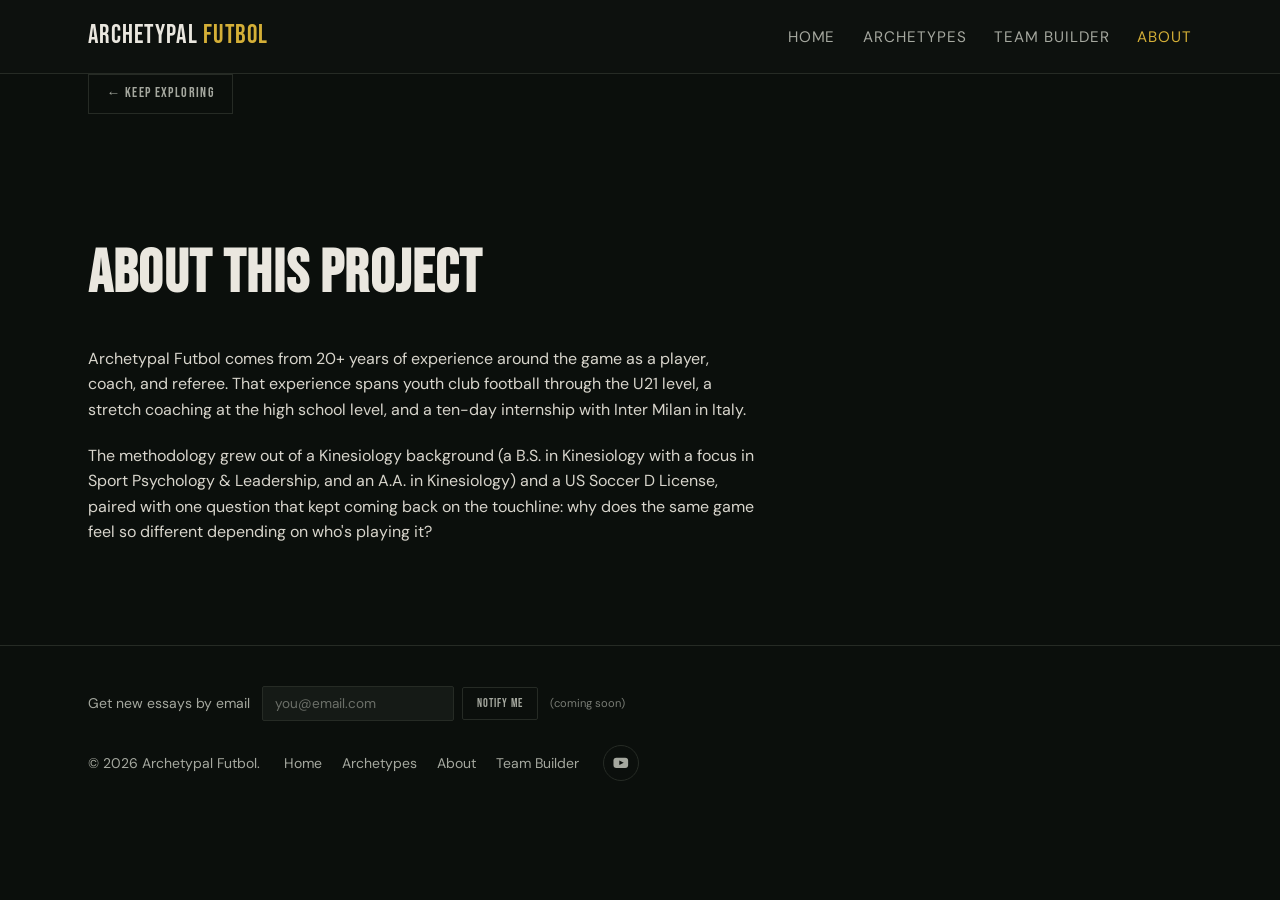
<file: about.html>
<!DOCTYPE html>
<html lang="en">
<head>
  <meta charset="UTF-8" />
  <meta name="viewport" content="width=device-width, initial-scale=1.0" />
  <title>About — Archetypal Futbol</title>
  <meta name="description" content="What Archetypal Futbol is and where the methodology comes from." />
  <link rel="icon" href="data:image/svg+xml,%3Csvg xmlns=%27http://www.w3.org/2000/svg%27 viewBox=%270 0 24 24%27%3E%3Cpath fill=%27%23d4af37%27 d=%27M12 2 L14.9 9.1 L22.5 9.8 L16.8 14.9 L18.5 22.3 L12 18.3 L5.5 22.3 L7.2 14.9 L1.5 9.8 L9.1 9.1 Z%27/%3E%3C/svg%3E" />
  <link href="https://fonts.googleapis.com/css2?family=Bebas+Neue&family=Playfair+Display:ital,wght@0,700;1,700&family=DM+Sans:ital,wght@0,300;0,400;0,500;0,700;1,400&display=swap" rel="stylesheet" />
  <link rel="stylesheet" href="css/style.css" />
</head>
<body>
  <header class="site-header">
    <div class="container">
      <a class="site-title" href="index.html">Archetypal <span>Futbol</span></a>
      <button class="nav-toggle" aria-label="Toggle navigation" aria-expanded="false">&#9776;</button>
      <nav class="site-nav">
        <ul>
          <li><a href="index.html">Home</a></li>
          <li><a href="archetypes.html">Archetypes</a></li>
          <li><a href="builder.html">Team Builder</a></li>
          <li><a href="about.html" aria-current="page">About</a></li>
        </ul>
      </nav>
    </div>
  </header>

  <main>
    <div class="container">
      <a class="back-link" href="index.html">&larr; Keep Exploring</a>
      <div class="prose fade-in-up">
        <h1>About this project</h1>
        <p>
          Archetypal Futbol comes from 20+ years of experience around the game as a player,
          coach, and referee. That experience spans youth club football through the U21
          level, a stretch coaching at the high school level, and a ten-day internship with
          Inter Milan in Italy.
        </p>
        <p>
          The methodology grew out of a Kinesiology background (a B.S. in Kinesiology with a
          focus in Sport Psychology &amp; Leadership, and an A.A. in Kinesiology) and a
          US Soccer D License, paired with one question that kept coming back on the
          touchline: why does the same game feel so different depending on who's playing it?
        </p>
      </div>
    </div>
  </main>

  <footer class="site-footer">
    <div class="container footer-grid">
      <div class="footer-signup">
        <p class="footer-signup-label">Get new essays by email</p>
        <form class="signup-form" onsubmit="return false">
          <input type="email" placeholder="you@email.com" disabled />
          <button type="submit" disabled>Notify Me</button>
        </form>
        <span class="signup-note">(coming soon)</span>
      </div>
      <div class="footer-meta">
        <p>&copy; 2026 Archetypal Futbol.</p>
        <ul class="footer-links">
          <li><a href="index.html">Home</a></li>
          <li><a href="archetypes.html">Archetypes</a></li>
          <li><a href="about.html">About</a></li>
          <li><a href="builder.html">Team Builder</a></li>
        </ul>
        <a class="footer-social" href="#" title="YouTube — coming soon" aria-label="YouTube (coming soon)">
          <svg viewBox="0 0 24 24"><rect x="2" y="5" width="20" height="14" rx="4" fill="currentColor"/><path d="M10 9l6 3-6 3V9z" fill="#0b0f0c"/></svg>
        </a>
      </div>
    </div>
  </footer>

  <script src="js/main.js"></script>
</body>
</html>
</file>
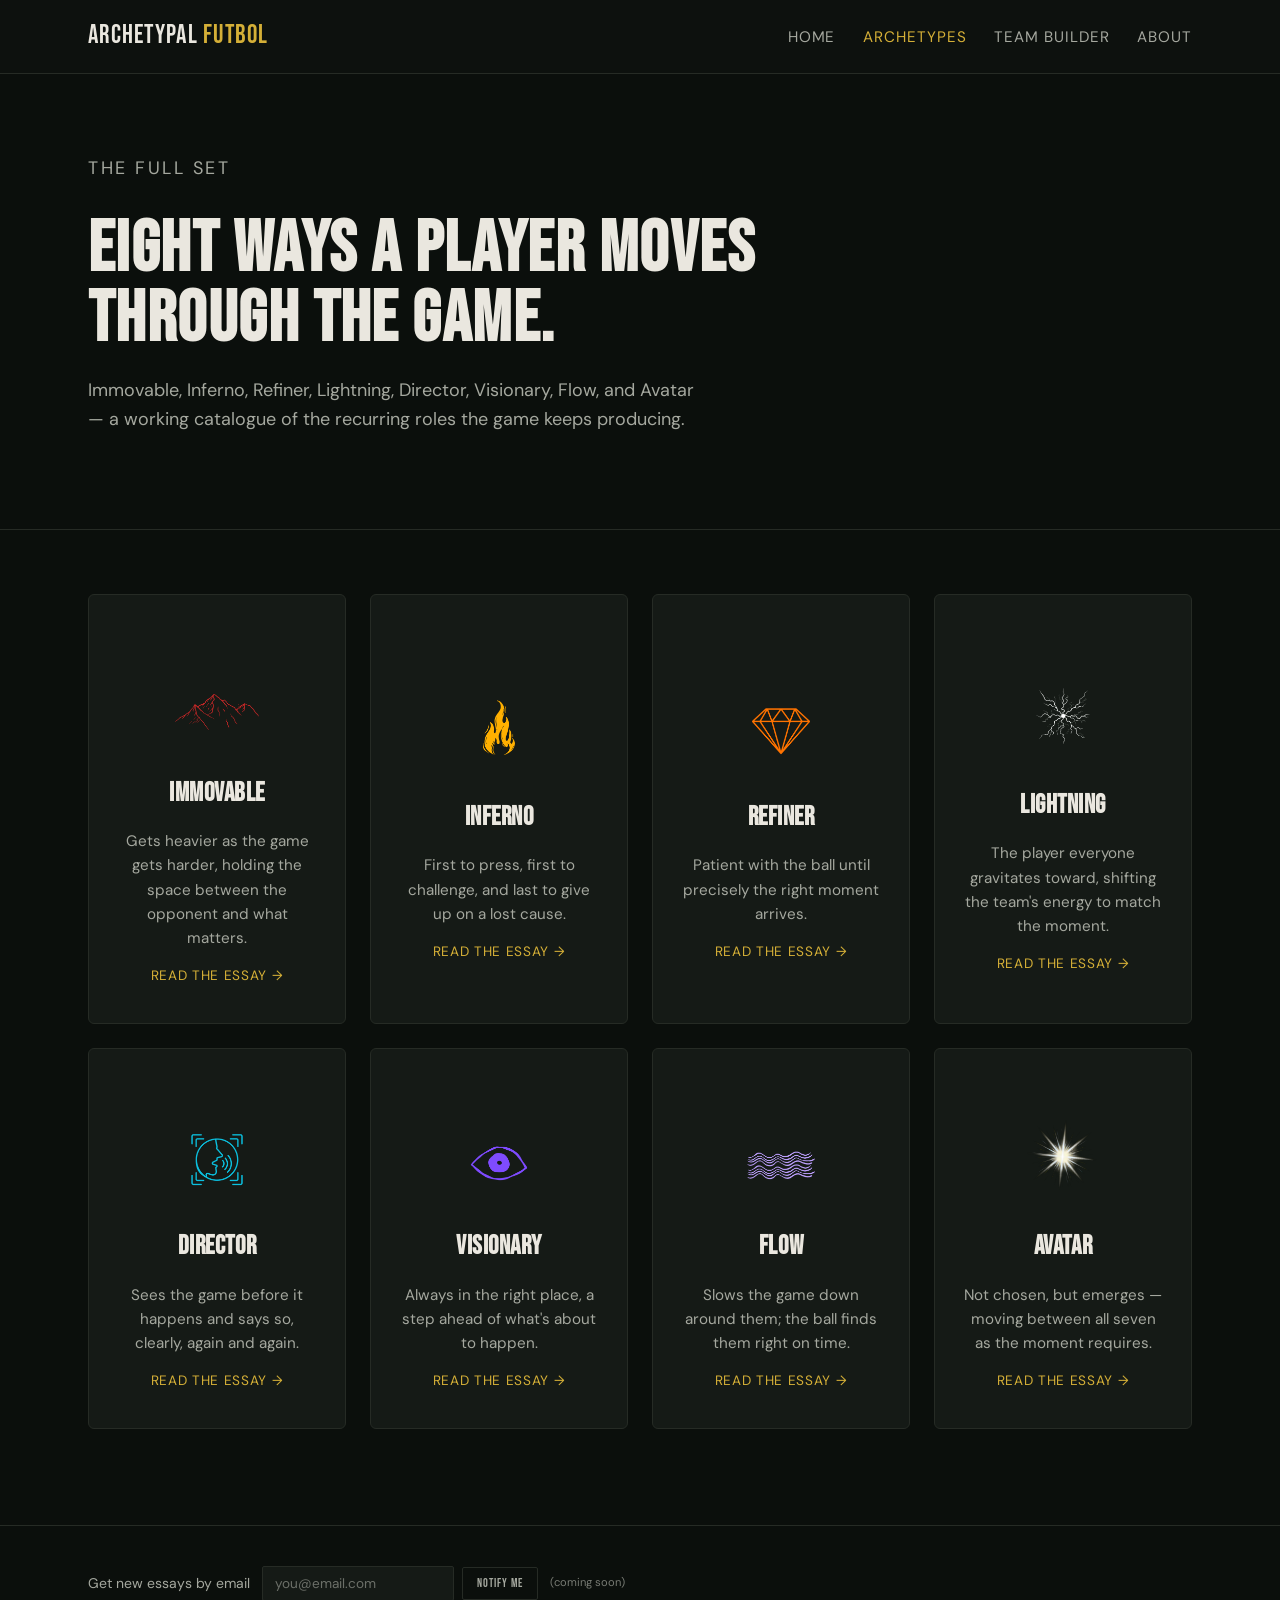
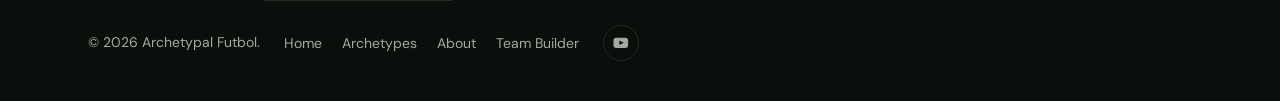
<file: archetypes.html>
<!DOCTYPE html>
<html lang="en">
<head>
  <meta charset="UTF-8" />
  <meta name="viewport" content="width=device-width, initial-scale=1.0" />
  <title>Archetypes — Archetypal Futbol</title>
  <meta name="description" content="Eight archetypes for how players move through a match: Immovable, Inferno, Refiner, Lightning, Director, Visionary, Flow, Avatar." />
  <link rel="icon" href="data:image/svg+xml,%3Csvg xmlns=%27http://www.w3.org/2000/svg%27 viewBox=%270 0 24 24%27%3E%3Cpath fill=%27%23d4af37%27 d=%27M12 2 L14.9 9.1 L22.5 9.8 L16.8 14.9 L18.5 22.3 L12 18.3 L5.5 22.3 L7.2 14.9 L1.5 9.8 L9.1 9.1 Z%27/%3E%3C/svg%3E" />
  <link href="https://fonts.googleapis.com/css2?family=Bebas+Neue&family=Playfair+Display:ital,wght@0,700;1,700&family=DM+Sans:ital,wght@0,300;0,400;0,500;0,700;1,400&display=swap" rel="stylesheet" />
  <link rel="stylesheet" href="css/style.css" />
</head>
<body>
  <header class="site-header">
    <div class="container">
      <a class="site-title" href="index.html">Archetypal <span>Futbol</span></a>
      <button class="nav-toggle" aria-label="Toggle navigation" aria-expanded="false">&#9776;</button>
      <nav class="site-nav">
        <ul>
          <li><a href="index.html">Home</a></li>
          <li><a href="archetypes.html" aria-current="page">Archetypes</a></li>
          <li><a href="builder.html">Team Builder</a></li>
          <li><a href="about.html">About</a></li>
        </ul>
      </nav>
    </div>
  </header>

  <main>
    <section class="hero">
      <div class="container">
        <p class="hero-eyebrow">The full set</p>
        <h1>Eight ways a player moves through the game.</h1>
        <p>
          Immovable, Inferno, Refiner, Lightning, Director, Visionary, Flow, and Avatar —
          a working catalogue of the recurring roles the game keeps producing.
        </p>
      </div>
    </section>

    <section class="section">
      <div class="container">
        <div class="archetype-grid fade-in-up">

          <article class="archetype-card">
            <span class="archetype-icon" style="color:#DC2626" aria-hidden="true">
              <img src="icons/icon-immovable.png" alt="" />
            </span>
            <h3>Immovable</h3>
            <p>Gets heavier as the game gets harder, holding the space between the opponent and what matters.</p>
            <a class="read-more" href="articles/immovable.html">Read the essay &rarr;</a>
          </article>

          <article class="archetype-card">
            <span class="archetype-icon" style="color:#FACC15" aria-hidden="true">
              <img src="icons/icon-inferno.png" alt="" />
            </span>
            <h3>Inferno</h3>
            <p>First to press, first to challenge, and last to give up on a lost cause.</p>
            <a class="read-more" href="articles/inferno.html">Read the essay &rarr;</a>
          </article>

          <article class="archetype-card">
            <span class="archetype-icon" style="color:#F97316" aria-hidden="true">
              <img src="icons/icon-refiner.png" alt="" />
            </span>
            <h3>Refiner</h3>
            <p>Patient with the ball until precisely the right moment arrives.</p>
            <a class="read-more" href="articles/refiner.html">Read the essay &rarr;</a>
          </article>

          <article class="archetype-card">
            <span class="archetype-icon" style="color:#22C55E" aria-hidden="true">
              <img src="icons/icon-lightning.png" alt="" />
            </span>
            <h3>Lightning</h3>
            <p>The player everyone gravitates toward, shifting the team's energy to match the moment.</p>
            <a class="read-more" href="articles/lightning.html">Read the essay &rarr;</a>
          </article>

          <article class="archetype-card">
            <span class="archetype-icon" style="color:#38BDF8" aria-hidden="true">
              <img src="icons/icon-director.png" alt="" />
            </span>
            <h3>Director</h3>
            <p>Sees the game before it happens and says so, clearly, again and again.</p>
            <a class="read-more" href="articles/director.html">Read the essay &rarr;</a>
          </article>

          <article class="archetype-card">
            <span class="archetype-icon" style="color:#A855F7" aria-hidden="true">
              <img src="icons/icon-visionary.png" alt="" />
            </span>
            <h3>Visionary</h3>
            <p>Always in the right place, a step ahead of what's about to happen.</p>
            <a class="read-more" href="articles/visionary.html">Read the essay &rarr;</a>
          </article>

          <article class="archetype-card">
            <span class="archetype-icon" style="color:#7C3AED" aria-hidden="true">
              <img src="icons/icon-flow.png" alt="" />
            </span>
            <h3>Flow</h3>
            <p>Slows the game down around them; the ball finds them right on time.</p>
            <a class="read-more" href="articles/flow.html">Read the essay &rarr;</a>
          </article>

          <article class="archetype-card">
            <span class="archetype-icon" style="color:#D4AF37" aria-hidden="true">
              <img src="icons/icon-avatar.png" alt="" />
            </span>
            <h3>Avatar</h3>
            <p>Not chosen, but emerges — moving between all seven as the moment requires.</p>
            <a class="read-more" href="articles/avatar.html">Read the essay &rarr;</a>
          </article>

        </div>
      </div>
    </section>
  </main>

  <footer class="site-footer">
    <div class="container footer-grid">
      <div class="footer-signup">
        <p class="footer-signup-label">Get new essays by email</p>
        <form class="signup-form" onsubmit="return false">
          <input type="email" placeholder="you@email.com" disabled />
          <button type="submit" disabled>Notify Me</button>
        </form>
        <span class="signup-note">(coming soon)</span>
      </div>
      <div class="footer-meta">
        <p>&copy; 2026 Archetypal Futbol.</p>
        <ul class="footer-links">
          <li><a href="index.html">Home</a></li>
          <li><a href="archetypes.html">Archetypes</a></li>
          <li><a href="about.html">About</a></li>
          <li><a href="builder.html">Team Builder</a></li>
        </ul>
        <a class="footer-social" href="#" title="YouTube — coming soon" aria-label="YouTube (coming soon)">
          <svg viewBox="0 0 24 24"><rect x="2" y="5" width="20" height="14" rx="4" fill="currentColor"/><path d="M10 9l6 3-6 3V9z" fill="#0b0f0c"/></svg>
        </a>
      </div>
    </div>
  </footer>

  <script src="js/main.js"></script>
</body>
</html>
</file>
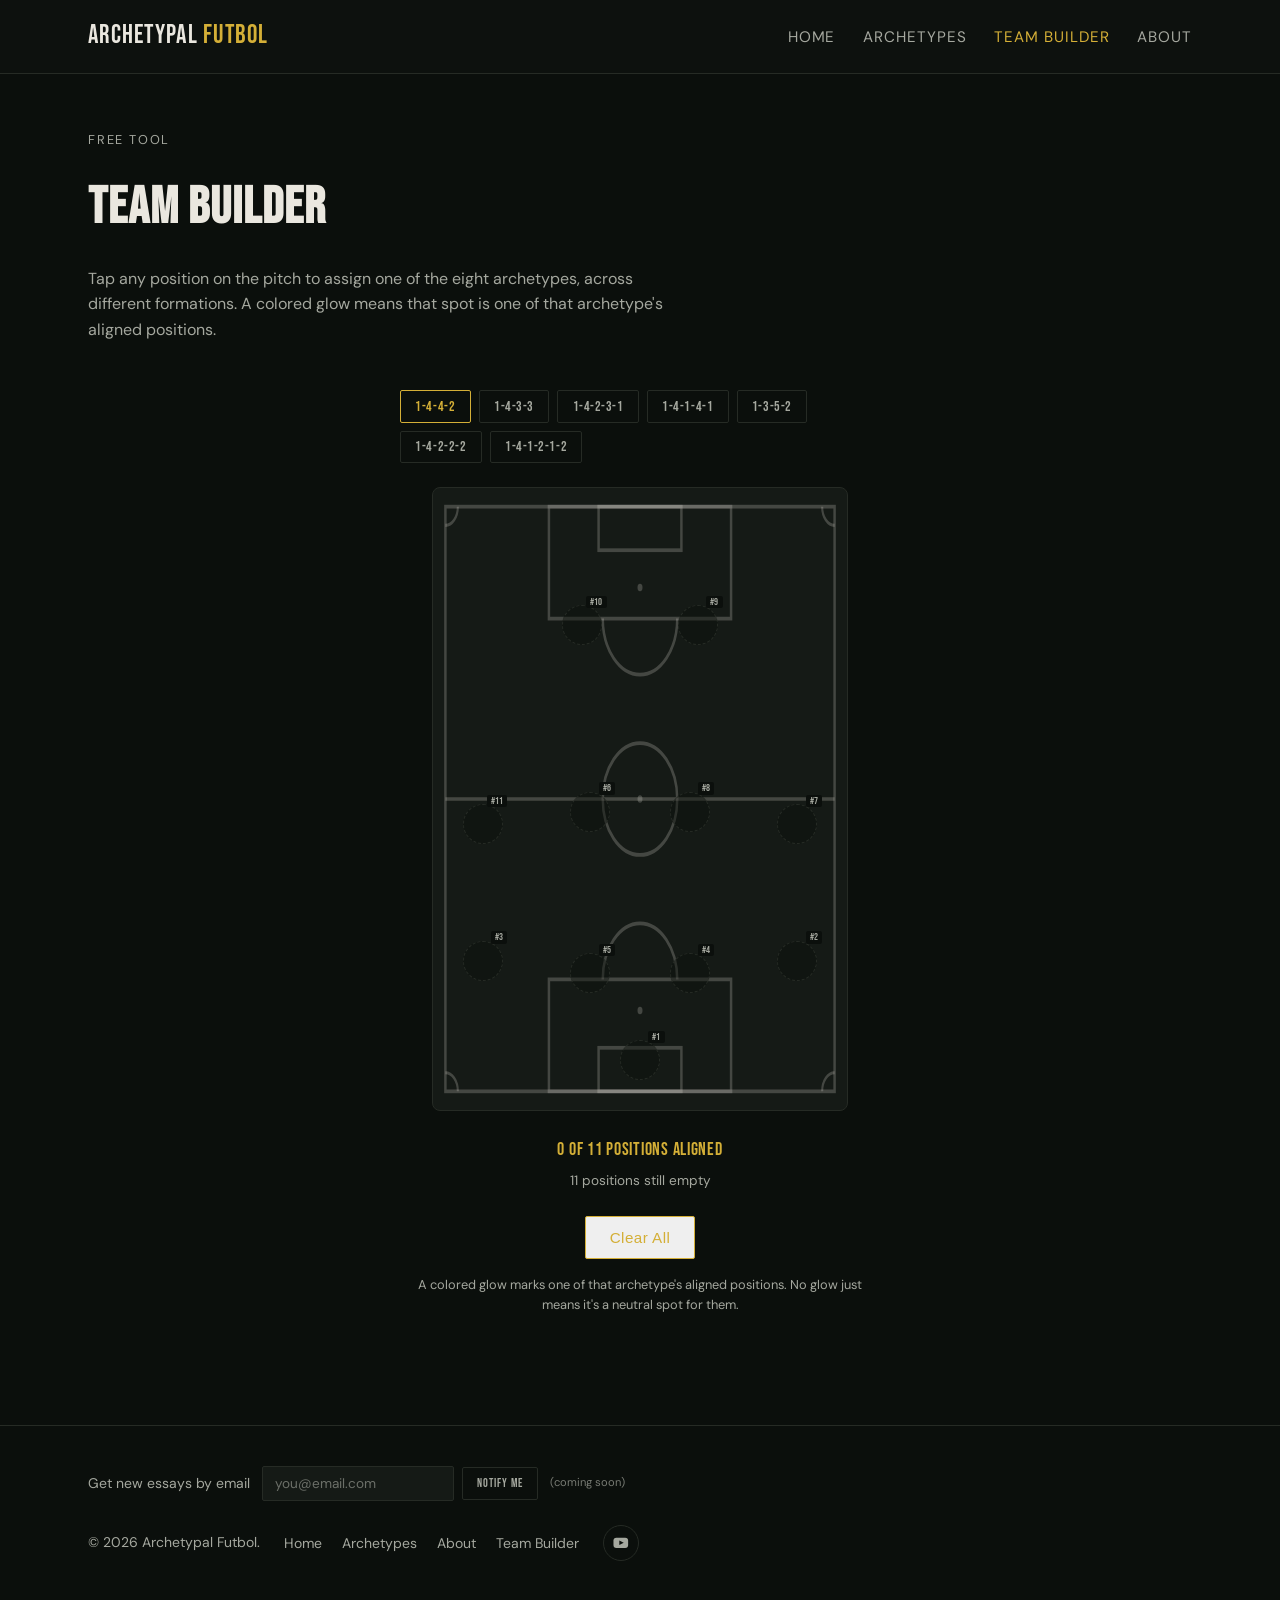
<file: builder.html>
<!DOCTYPE html>
<html lang="en">
<head>
  <meta charset="UTF-8" />
  <meta name="viewport" content="width=device-width, initial-scale=1.0" />
  <title>Team Builder — Archetypal Futbol</title>
  <meta name="description" content="Tap a position to assign one of the eight archetypes to a formation and see which spots they're aligned to." />
  <link rel="icon" href="data:image/svg+xml,%3Csvg xmlns='http://www.w3.org/2000/svg' viewBox='0 0 24 24'%3E%3Cpath fill='%23d4af37' d='M12 2 L14.9 9.1 L22.5 9.8 L16.8 14.9 L18.5 22.3 L12 18.3 L5.5 22.3 L7.2 14.9 L1.5 9.8 L9.1 9.1 Z'/%3E%3C/svg%3E" />
  <link href="https://fonts.googleapis.com/css2?family=Bebas+Neue&family=Playfair+Display:ital,wght@0,700;1,700&family=DM+Sans:ital,wght@0,300;0,400;0,500;0,700;1,400&display=swap" rel="stylesheet" />
  <link rel="stylesheet" href="css/style.css" />
</head>
<body>
  <header class="site-header">
    <div class="container">
      <a class="site-title" href="index.html">Archetypal <span>Futbol</span></a>
      <button class="nav-toggle" aria-label="Toggle navigation" aria-expanded="false">&#9776;</button>
      <nav class="site-nav">
        <ul>
          <li><a href="index.html">Home</a></li>
          <li><a href="archetypes.html">Archetypes</a></li>
          <li><a href="builder.html" aria-current="page">Team Builder</a></li>
          <li><a href="about.html">About</a></li>
        </ul>
      </nav>
    </div>
  </header>

  <main>
    <div class="builder-intro">
      <div class="container">
        <p class="hero-eyebrow">Free tool</p>
        <h1>Team Builder</h1>
        <p>
          Tap any position on the pitch to assign one of the eight archetypes, across
          different formations. A colored glow means that spot is one of that archetype's
          aligned positions.
        </p>
      </div>
    </div>

    <section class="builder-section">
      <div class="container">
        <div class="builder-layout fade-in-up">
          <div class="pitch-panel">
            <div class="formation-picker" id="formationPicker"></div>

            <div class="pitch-container">
              <svg class="pitch-svg" viewBox="0 0 100 100" preserveAspectRatio="none" aria-hidden="true">
                <rect x="3" y="3" width="94" height="94" fill="none" stroke="rgba(234,231,223,0.22)" stroke-width="0.6" />
                <line x1="3" y1="50" x2="97" y2="50" stroke="rgba(234,231,223,0.22)" stroke-width="0.6" />
                <circle cx="50" cy="50" r="9" fill="none" stroke="rgba(234,231,223,0.22)" stroke-width="0.6" />
                <circle cx="50" cy="50" r="0.6" fill="rgba(234,231,223,0.22)" />
                <rect x="28" y="3" width="44" height="18" fill="none" stroke="rgba(234,231,223,0.22)" stroke-width="0.6" />
                <rect x="40" y="3" width="20" height="7" fill="none" stroke="rgba(234,231,223,0.22)" stroke-width="0.6" />
                <circle cx="50" cy="16" r="0.6" fill="rgba(234,231,223,0.22)" />
                <path d="M 41 21 A 9 9 0 0 0 59 21" fill="none" stroke="rgba(234,231,223,0.22)" stroke-width="0.6" />
                <rect x="28" y="79" width="44" height="18" fill="none" stroke="rgba(234,231,223,0.22)" stroke-width="0.6" />
                <rect x="40" y="90" width="20" height="7" fill="none" stroke="rgba(234,231,223,0.22)" stroke-width="0.6" />
                <circle cx="50" cy="84" r="0.6" fill="rgba(234,231,223,0.22)" />
                <path d="M 41 79 A 9 9 0 0 1 59 79" fill="none" stroke="rgba(234,231,223,0.22)" stroke-width="0.6" />
                <path d="M 3 6 A 3 3 0 0 0 6 3" fill="none" stroke="rgba(234,231,223,0.22)" stroke-width="0.5" />
                <path d="M 94 3 A 3 3 0 0 0 97 6" fill="none" stroke="rgba(234,231,223,0.22)" stroke-width="0.5" />
                <path d="M 3 94 A 3 3 0 0 1 6 97" fill="none" stroke="rgba(234,231,223,0.22)" stroke-width="0.5" />
                <path d="M 94 97 A 3 3 0 0 1 97 94" fill="none" stroke="rgba(234,231,223,0.22)" stroke-width="0.5" />
              </svg>
              <div class="slots-layer" id="slotsLayer"></div>
            </div>

            <div class="builder-summary" id="builderSummary">
              <p class="builder-summary-count" id="summaryCount">0 of 11 positions aligned</p>
              <p class="builder-summary-status" id="summaryStatus">11 positions still empty</p>
            </div>

            <div class="builder-actions">
              <button type="button" class="button" id="clearAllBtn">Clear All</button>
            </div>
            <p class="builder-legend">A colored glow marks one of that archetype's aligned positions. No glow just means it's a neutral spot for them.</p>
          </div>
        </div>
      </div>
    </section>
  </main>

  <footer class="site-footer">
    <div class="container footer-grid">
      <div class="footer-signup">
        <p class="footer-signup-label">Get new essays by email</p>
        <form class="signup-form" onsubmit="return false">
          <input type="email" placeholder="you@email.com" disabled />
          <button type="submit" disabled>Notify Me</button>
        </form>
        <span class="signup-note">(coming soon)</span>
      </div>
      <div class="footer-meta">
        <p>&copy; 2026 Archetypal Futbol.</p>
        <ul class="footer-links">
          <li><a href="index.html">Home</a></li>
          <li><a href="archetypes.html">Archetypes</a></li>
          <li><a href="about.html">About</a></li>
          <li><a href="builder.html">Team Builder</a></li>
        </ul>
        <a class="footer-social" href="#" title="YouTube — coming soon" aria-label="YouTube (coming soon)">
          <svg viewBox="0 0 24 24"><rect x="2" y="5" width="20" height="14" rx="4" fill="currentColor"/><path d="M10 9l6 3-6 3V9z" fill="#0b0f0c"/></svg>
        </a>
      </div>
    </div>
  </footer>

  <script src="js/main.js"></script>
  <script src="js/builder.js"></script>
</body>
</html>
</file>
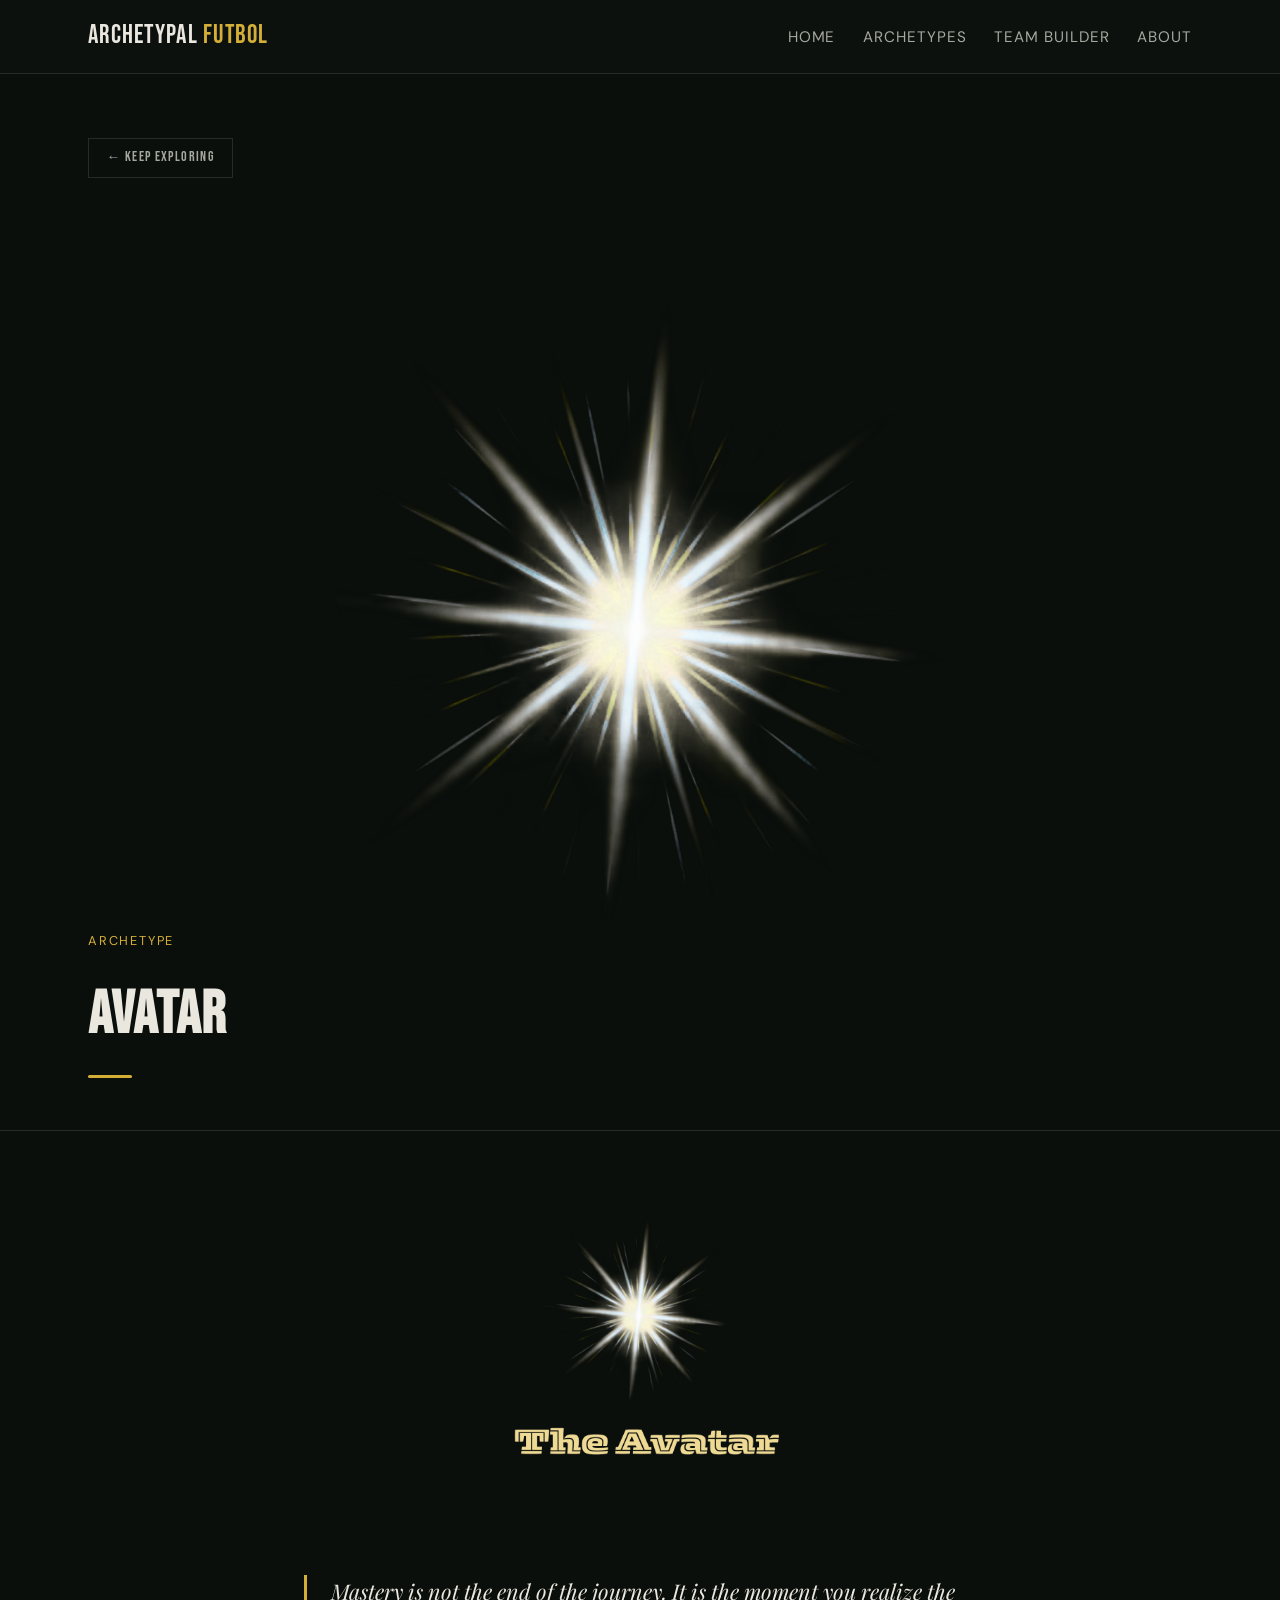
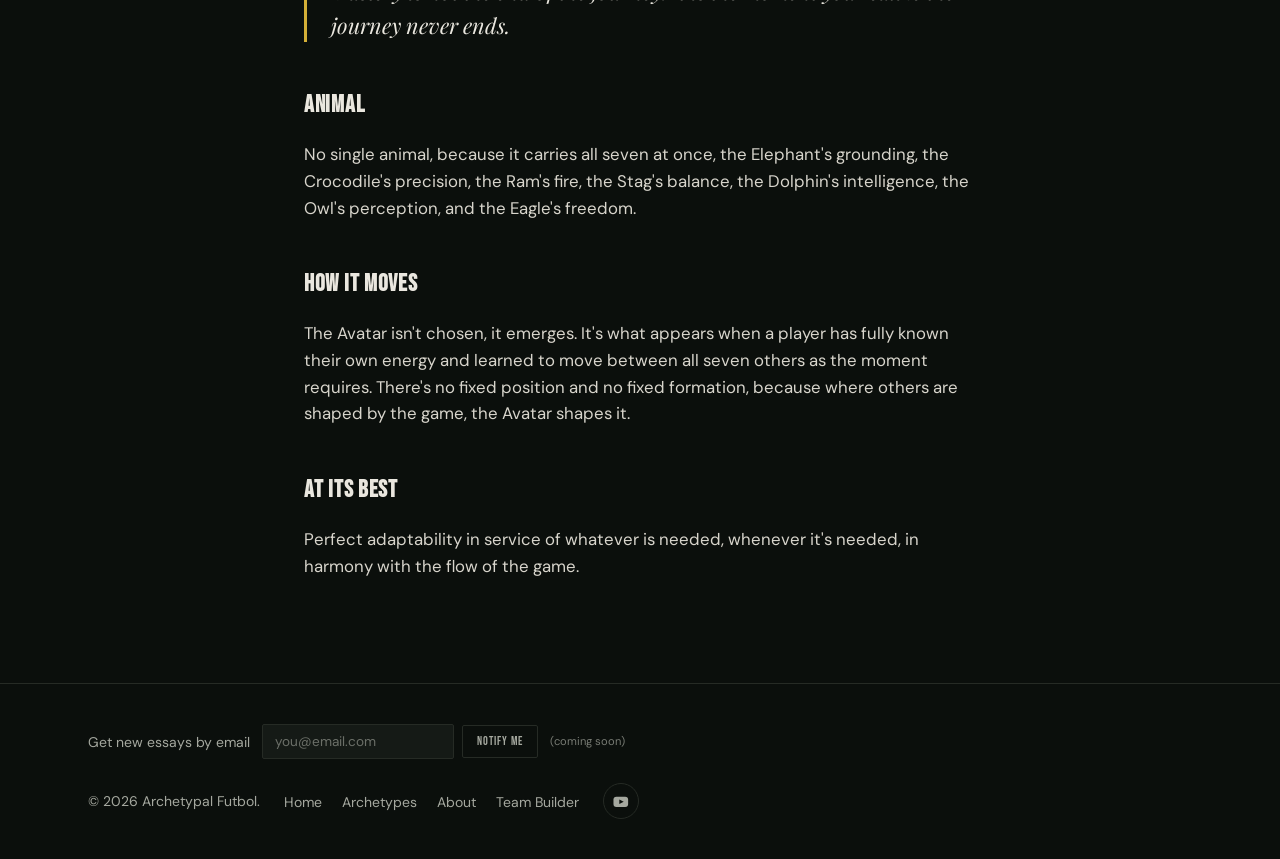
<file: articles/avatar.html>
<!DOCTYPE html>
<html lang="en">
<head>
  <meta charset="UTF-8" />
  <meta name="viewport" content="width=device-width, initial-scale=1.0" />
  <title>Avatar — Archetypal Futbol</title>
  <meta name="description" content="Not chosen, but emerges — moving between all seven as the moment requires." />
  <link rel="icon" href="data:image/svg+xml,%3Csvg xmlns=%27http://www.w3.org/2000/svg%27 viewBox=%270 0 24 24%27%3E%3Cpath fill=%27%23d4af37%27 d=%27M12 2 L14.9 9.1 L22.5 9.8 L16.8 14.9 L18.5 22.3 L12 18.3 L5.5 22.3 L7.2 14.9 L1.5 9.8 L9.1 9.1 Z%27/%3E%3C/svg%3E" />
  <link href="https://fonts.googleapis.com/css2?family=Bebas+Neue&family=Playfair+Display:ital,wght@0,700;1,700&family=DM+Sans:ital,wght@0,300;0,400;0,500;0,700;1,400&display=swap" rel="stylesheet" />
  <link rel="stylesheet" href="../css/style.css" />
</head>
<body>
  <header class="site-header">
    <div class="container">
      <a class="site-title" href="../index.html">Archetypal <span>Futbol</span></a>
      <button class="nav-toggle" aria-label="Toggle navigation" aria-expanded="false">&#9776;</button>
      <nav class="site-nav">
        <ul>
          <li><a href="../index.html">Home</a></li>
          <li><a href="../archetypes.html">Archetypes</a></li>
          <li><a href="../builder.html">Team Builder</a></li>
          <li><a href="../about.html">About</a></li>
        </ul>
      </nav>
    </div>
  </header>

  <main>
    <div class="article-header">
      <div class="container">
        <a class="back-link" href="../index.html">&larr; Keep Exploring</a>
        <span class="article-icon" style="color:#D4AF37" aria-hidden="true">
          <img src="../icons/icon-avatar.png" alt="" />
        </span>
        <p class="hero-eyebrow">Archetype</p>
        <h1>Avatar</h1>
        <div class="accent-bar" style="background:#D4AF37"></div>
      </div>
    </div>

    <div class="container">
      <article class="article-body fade-in-up">
        <div class="lockup-image">
          <img src="../icons/avatar.png" alt="The Avatar logo" />
        </div>

        <blockquote class="pull-quote">Mastery is not the end of the journey. It is the moment you realize the journey never ends.</blockquote>

        <h2>Animal</h2>
        <p>
          No single animal, because it carries all seven at once, the Elephant's grounding, the Crocodile's precision, the Ram's fire, the Stag's balance, the Dolphin's intelligence, the Owl's perception, and the Eagle's freedom.
        </p>

        <h2>How It Moves</h2>
        <p>
          The Avatar isn't chosen, it emerges. It's what appears when a player has fully
          known their own energy and learned to move between all seven others as the
          moment requires. There's no fixed position and no fixed formation, because where
          others are shaped by the game, the Avatar shapes it.
        </p>

        <h2>At Its Best</h2>
        <p>
          Perfect adaptability in service of whatever is needed, whenever it's needed, in harmony with the flow of the game.
        </p>
      </article>
    </div>
  </main>

  <footer class="site-footer">
    <div class="container footer-grid">
      <div class="footer-signup">
        <p class="footer-signup-label">Get new essays by email</p>
        <form class="signup-form" onsubmit="return false">
          <input type="email" placeholder="you@email.com" disabled />
          <button type="submit" disabled>Notify Me</button>
        </form>
        <span class="signup-note">(coming soon)</span>
      </div>
      <div class="footer-meta">
        <p>&copy; 2026 Archetypal Futbol.</p>
        <ul class="footer-links">
          <li><a href="../index.html">Home</a></li>
          <li><a href="../archetypes.html">Archetypes</a></li>
          <li><a href="../about.html">About</a></li>
          <li><a href="../builder.html">Team Builder</a></li>
        </ul>
        <a class="footer-social" href="#" title="YouTube — coming soon" aria-label="YouTube (coming soon)">
          <svg viewBox="0 0 24 24"><rect x="2" y="5" width="20" height="14" rx="4" fill="currentColor"/><path d="M10 9l6 3-6 3V9z" fill="#0b0f0c"/></svg>
        </a>
      </div>
    </div>
  </footer>

  <script src="../js/main.js"></script>
  <script src="../js/discovery.js"></script>
  <script>AFDiscovery.initContentPage('avatar');</script>
</body>
</html>
</file>
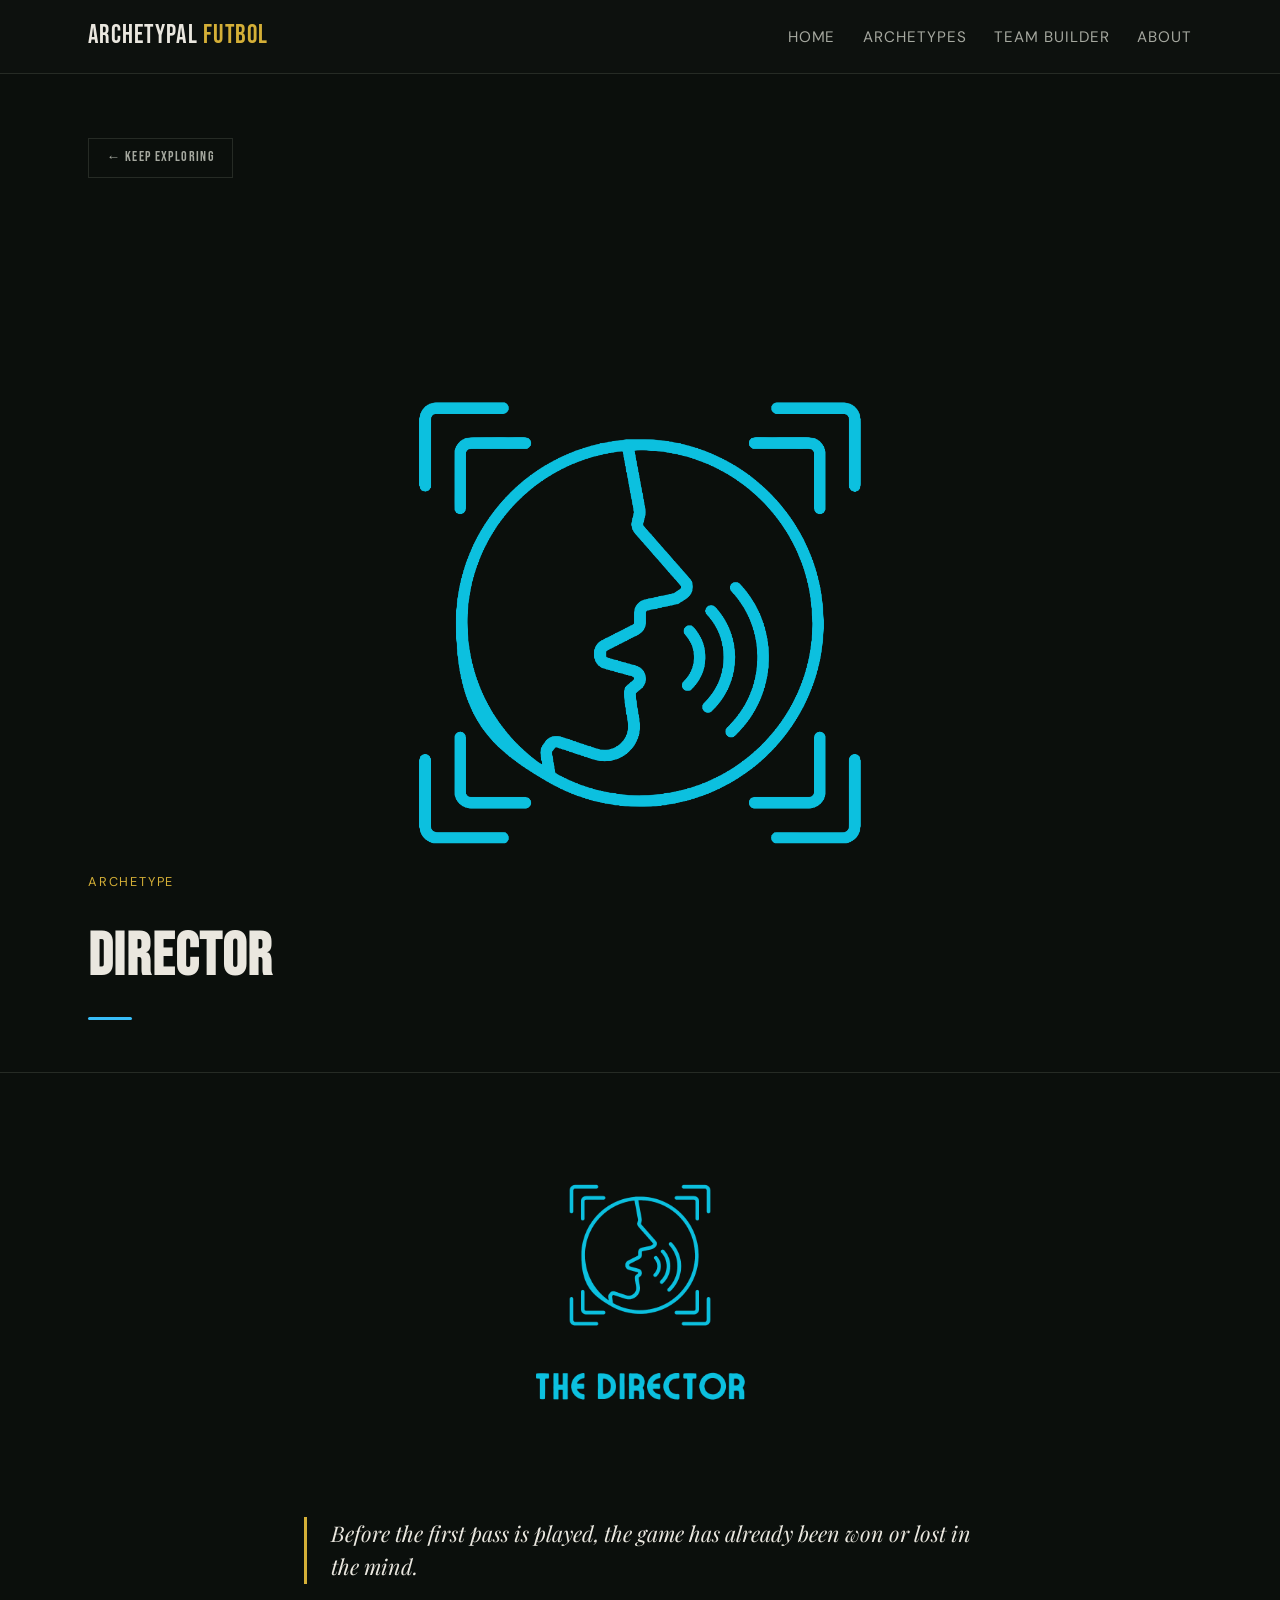
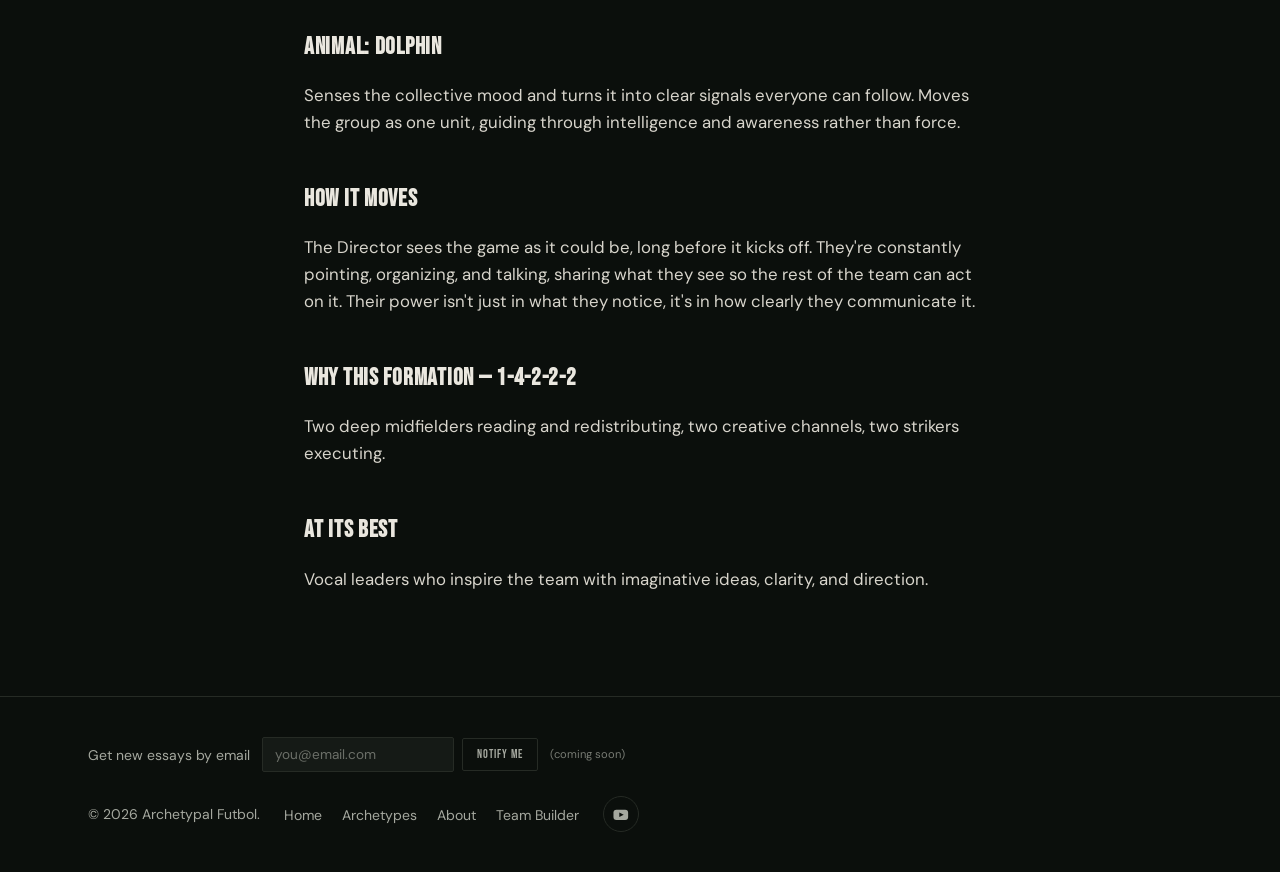
<file: articles/director.html>
<!DOCTYPE html>
<html lang="en">
<head>
  <meta charset="UTF-8" />
  <meta name="viewport" content="width=device-width, initial-scale=1.0" />
  <title>Director — Archetypal Futbol</title>
  <meta name="description" content="Sees the game before it happens and says so, clearly, again and again." />
  <link rel="icon" href="data:image/svg+xml,%3Csvg xmlns=%27http://www.w3.org/2000/svg%27 viewBox=%270 0 24 24%27%3E%3Cpath fill=%27%23d4af37%27 d=%27M12 2 L14.9 9.1 L22.5 9.8 L16.8 14.9 L18.5 22.3 L12 18.3 L5.5 22.3 L7.2 14.9 L1.5 9.8 L9.1 9.1 Z%27/%3E%3C/svg%3E" />
  <link href="https://fonts.googleapis.com/css2?family=Bebas+Neue&family=Playfair+Display:ital,wght@0,700;1,700&family=DM+Sans:ital,wght@0,300;0,400;0,500;0,700;1,400&display=swap" rel="stylesheet" />
  <link rel="stylesheet" href="../css/style.css" />
</head>
<body>
  <header class="site-header">
    <div class="container">
      <a class="site-title" href="../index.html">Archetypal <span>Futbol</span></a>
      <button class="nav-toggle" aria-label="Toggle navigation" aria-expanded="false">&#9776;</button>
      <nav class="site-nav">
        <ul>
          <li><a href="../index.html">Home</a></li>
          <li><a href="../archetypes.html">Archetypes</a></li>
          <li><a href="../builder.html">Team Builder</a></li>
          <li><a href="../about.html">About</a></li>
        </ul>
      </nav>
    </div>
  </header>

  <main>
    <div class="article-header">
      <div class="container">
        <a class="back-link" href="../index.html">&larr; Keep Exploring</a>
        <span class="article-icon" style="color:#38BDF8" aria-hidden="true">
          <img src="../icons/icon-director.png" alt="" />
        </span>
        <p class="hero-eyebrow">Archetype</p>
        <h1>Director</h1>
        <div class="accent-bar" style="background:#38BDF8"></div>
      </div>
    </div>

    <div class="container">
      <article class="article-body fade-in-up">
        <div class="lockup-image">
          <img src="../icons/director.png" alt="The Director logo" />
        </div>

        <blockquote class="pull-quote">Before the first pass is played, the game has already been won or lost in the mind.</blockquote>

        <h2>Animal: Dolphin</h2>
        <p>
          Senses the collective mood and turns it into clear signals everyone can follow. Moves the group as one unit, guiding through intelligence and awareness rather than force.
        </p>

        <h2>How It Moves</h2>
        <p>
          The Director sees the game as it could be, long before it kicks off.
          They're constantly pointing, organizing, and talking, sharing what they see so
          the rest of the team can act on it. Their power isn't just in what they notice,
          it's in how clearly they communicate it.
        </p>

        <h2>Why This Formation — 1-4-2-2-2</h2>
        <p>
          Two deep midfielders reading and redistributing, two creative channels, two strikers executing.
        </p>

        <h2>At Its Best</h2>
        <p>
          Vocal leaders who inspire the team with imaginative ideas, clarity, and direction.
        </p>
      </article>
    </div>
  </main>

  <footer class="site-footer">
    <div class="container footer-grid">
      <div class="footer-signup">
        <p class="footer-signup-label">Get new essays by email</p>
        <form class="signup-form" onsubmit="return false">
          <input type="email" placeholder="you@email.com" disabled />
          <button type="submit" disabled>Notify Me</button>
        </form>
        <span class="signup-note">(coming soon)</span>
      </div>
      <div class="footer-meta">
        <p>&copy; 2026 Archetypal Futbol.</p>
        <ul class="footer-links">
          <li><a href="../index.html">Home</a></li>
          <li><a href="../archetypes.html">Archetypes</a></li>
          <li><a href="../about.html">About</a></li>
          <li><a href="../builder.html">Team Builder</a></li>
        </ul>
        <a class="footer-social" href="#" title="YouTube — coming soon" aria-label="YouTube (coming soon)">
          <svg viewBox="0 0 24 24"><rect x="2" y="5" width="20" height="14" rx="4" fill="currentColor"/><path d="M10 9l6 3-6 3V9z" fill="#0b0f0c"/></svg>
        </a>
      </div>
    </div>
  </footer>

  <script src="../js/main.js"></script>
  <script src="../js/discovery.js"></script>
  <script>AFDiscovery.initContentPage('director');</script>
</body>
</html>
</file>
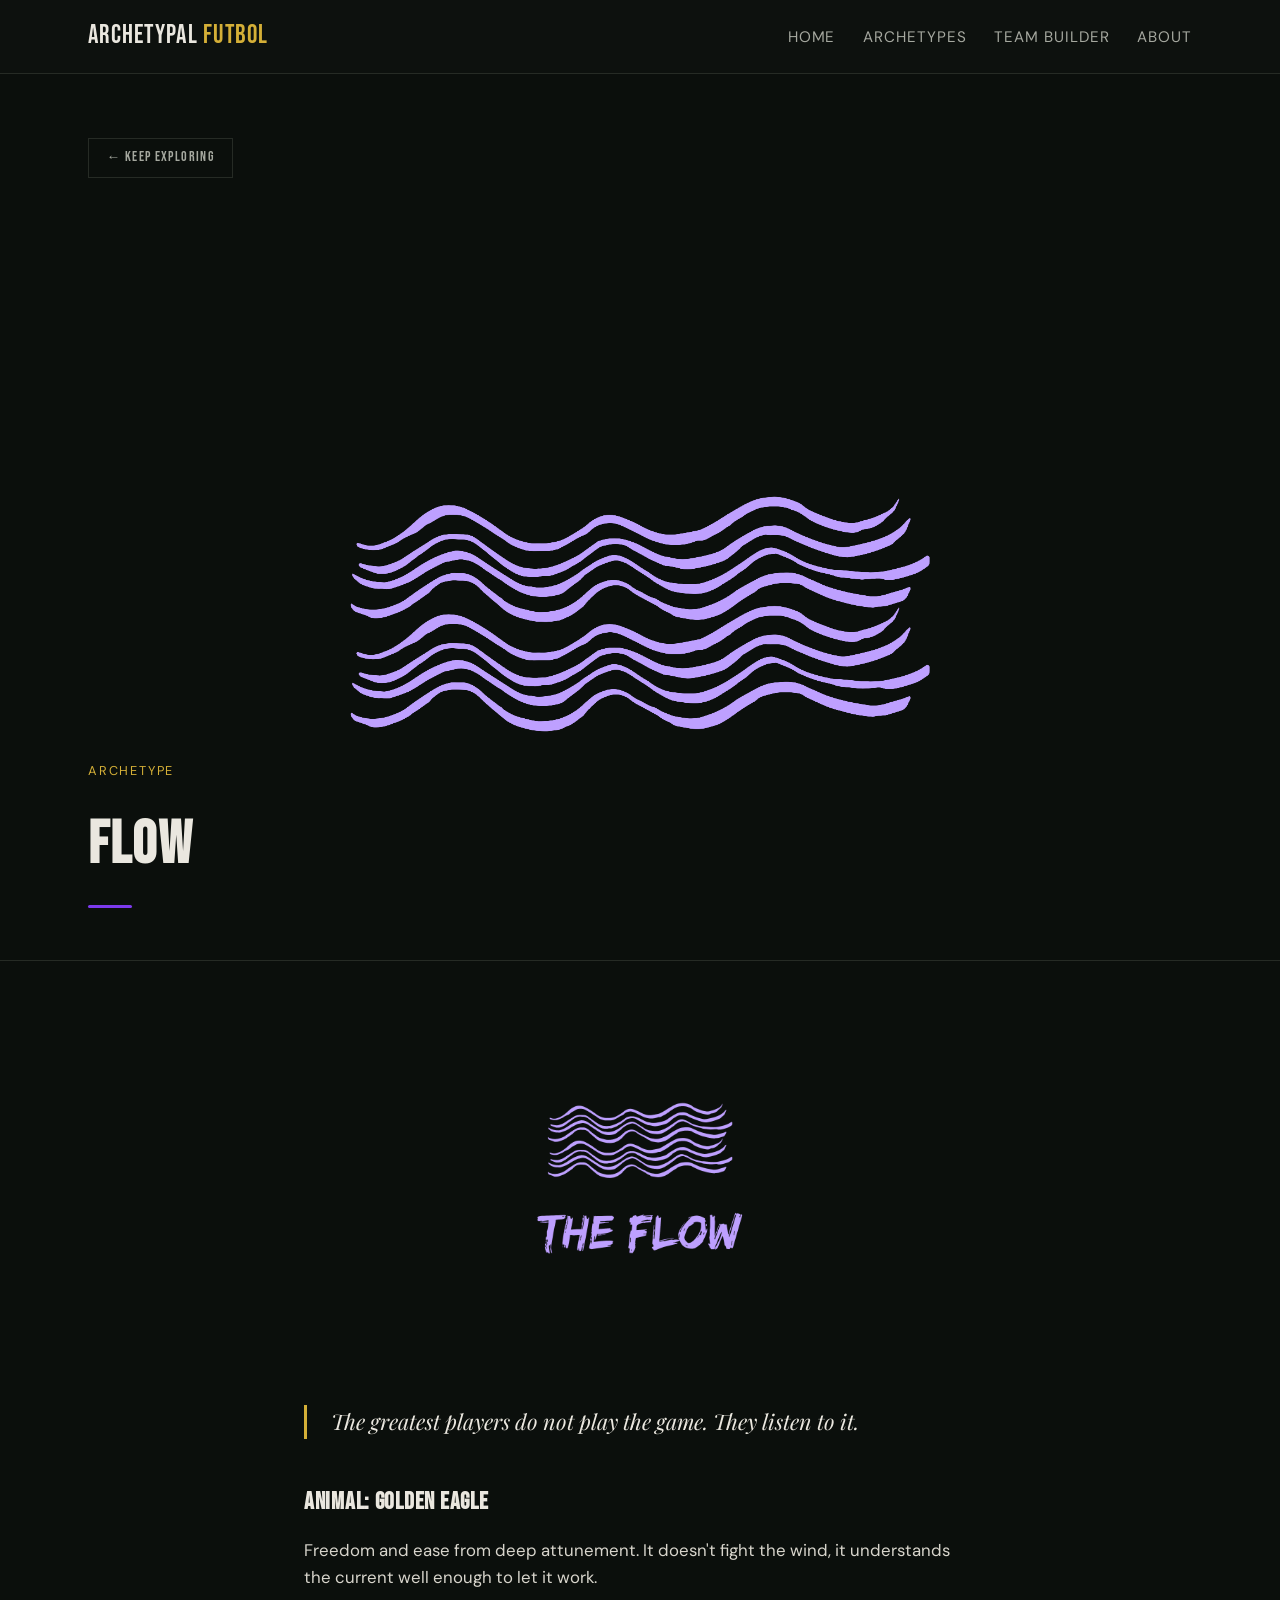
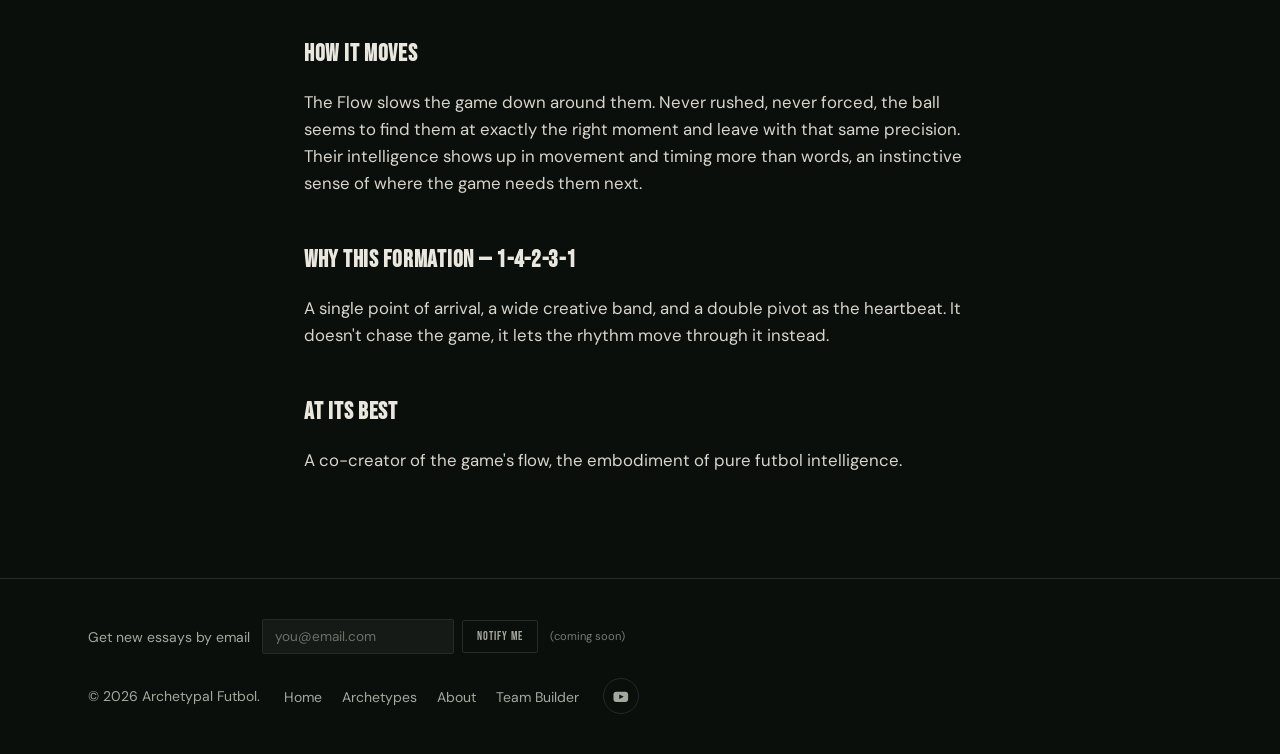
<file: articles/flow.html>
<!DOCTYPE html>
<html lang="en">
<head>
  <meta charset="UTF-8" />
  <meta name="viewport" content="width=device-width, initial-scale=1.0" />
  <title>Flow — Archetypal Futbol</title>
  <meta name="description" content="Slows the game down around them; the ball finds them right on time." />
  <link rel="icon" href="data:image/svg+xml,%3Csvg xmlns=%27http://www.w3.org/2000/svg%27 viewBox=%270 0 24 24%27%3E%3Cpath fill=%27%23d4af37%27 d=%27M12 2 L14.9 9.1 L22.5 9.8 L16.8 14.9 L18.5 22.3 L12 18.3 L5.5 22.3 L7.2 14.9 L1.5 9.8 L9.1 9.1 Z%27/%3E%3C/svg%3E" />
  <link href="https://fonts.googleapis.com/css2?family=Bebas+Neue&family=Playfair+Display:ital,wght@0,700;1,700&family=DM+Sans:ital,wght@0,300;0,400;0,500;0,700;1,400&display=swap" rel="stylesheet" />
  <link rel="stylesheet" href="../css/style.css" />
</head>
<body>
  <header class="site-header">
    <div class="container">
      <a class="site-title" href="../index.html">Archetypal <span>Futbol</span></a>
      <button class="nav-toggle" aria-label="Toggle navigation" aria-expanded="false">&#9776;</button>
      <nav class="site-nav">
        <ul>
          <li><a href="../index.html">Home</a></li>
          <li><a href="../archetypes.html">Archetypes</a></li>
          <li><a href="../builder.html">Team Builder</a></li>
          <li><a href="../about.html">About</a></li>
        </ul>
      </nav>
    </div>
  </header>

  <main>
    <div class="article-header">
      <div class="container">
        <a class="back-link" href="../index.html">&larr; Keep Exploring</a>
        <span class="article-icon" style="color:#7C3AED" aria-hidden="true">
          <img src="../icons/icon-flow.png" alt="" />
        </span>
        <p class="hero-eyebrow">Archetype</p>
        <h1>Flow</h1>
        <div class="accent-bar" style="background:#7C3AED"></div>
      </div>
    </div>

    <div class="container">
      <article class="article-body fade-in-up">
        <div class="lockup-image">
          <img src="../icons/flow.png" alt="The Flow logo" />
        </div>

        <blockquote class="pull-quote">The greatest players do not play the game. They listen to it.</blockquote>

        <h2>Animal: Golden Eagle</h2>
        <p>
          Freedom and ease from deep attunement. It doesn't fight the wind, it understands the current well enough to let it work.
        </p>

        <h2>How It Moves</h2>
        <p>
          The Flow slows the game down around them. Never rushed, never forced, the ball
          seems to find them at exactly the right moment and leave with that same
          precision. Their intelligence shows up in movement and timing more than words,
          an instinctive sense of where the game needs them next.
        </p>

        <h2>Why This Formation — 1-4-2-3-1</h2>
        <p>
          A single point of arrival, a wide creative band, and a double pivot as the heartbeat. It doesn't chase the game, it lets the rhythm move through it instead.
        </p>

        <h2>At Its Best</h2>
        <p>
          A co-creator of the game's flow, the embodiment of pure futbol intelligence.
        </p>
      </article>
    </div>
  </main>

  <footer class="site-footer">
    <div class="container footer-grid">
      <div class="footer-signup">
        <p class="footer-signup-label">Get new essays by email</p>
        <form class="signup-form" onsubmit="return false">
          <input type="email" placeholder="you@email.com" disabled />
          <button type="submit" disabled>Notify Me</button>
        </form>
        <span class="signup-note">(coming soon)</span>
      </div>
      <div class="footer-meta">
        <p>&copy; 2026 Archetypal Futbol.</p>
        <ul class="footer-links">
          <li><a href="../index.html">Home</a></li>
          <li><a href="../archetypes.html">Archetypes</a></li>
          <li><a href="../about.html">About</a></li>
          <li><a href="../builder.html">Team Builder</a></li>
        </ul>
        <a class="footer-social" href="#" title="YouTube — coming soon" aria-label="YouTube (coming soon)">
          <svg viewBox="0 0 24 24"><rect x="2" y="5" width="20" height="14" rx="4" fill="currentColor"/><path d="M10 9l6 3-6 3V9z" fill="#0b0f0c"/></svg>
        </a>
      </div>
    </div>
  </footer>

  <script src="../js/main.js"></script>
  <script src="../js/discovery.js"></script>
  <script>AFDiscovery.initContentPage('flow');</script>
</body>
</html>
</file>
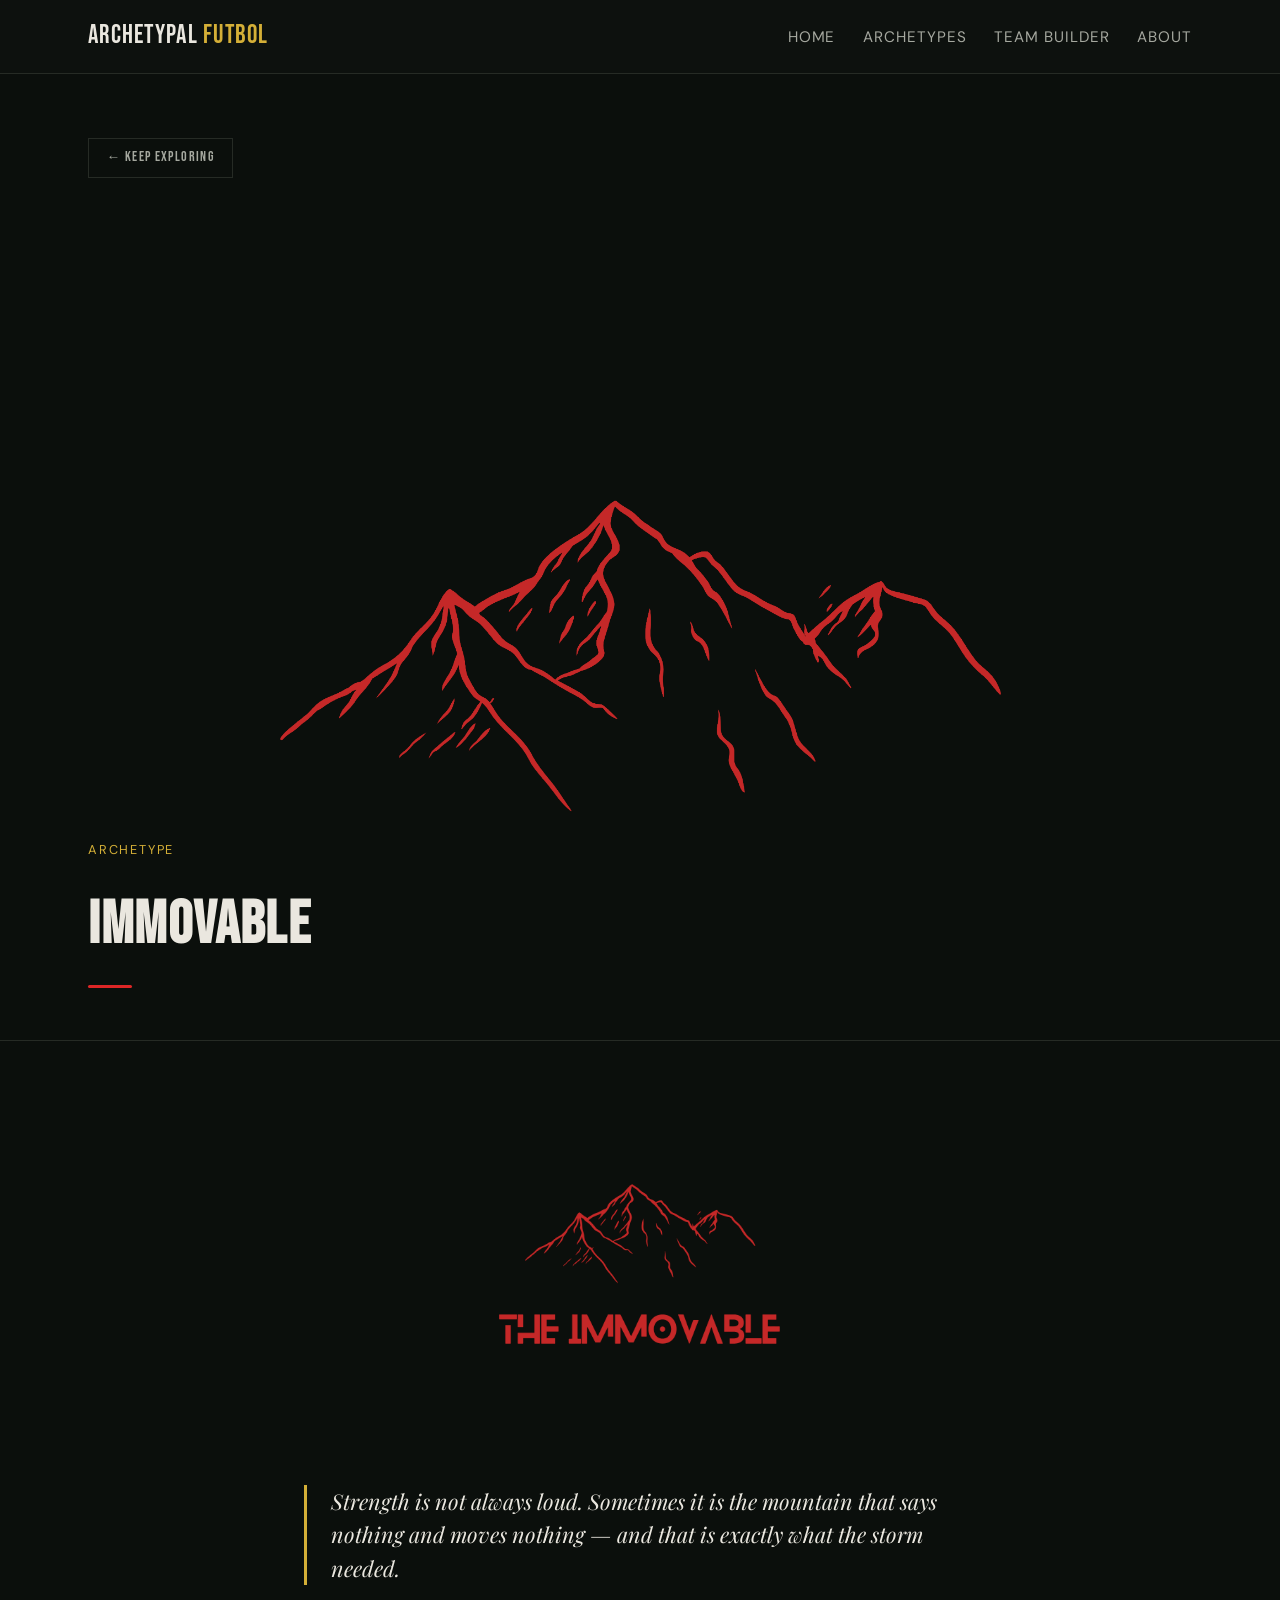
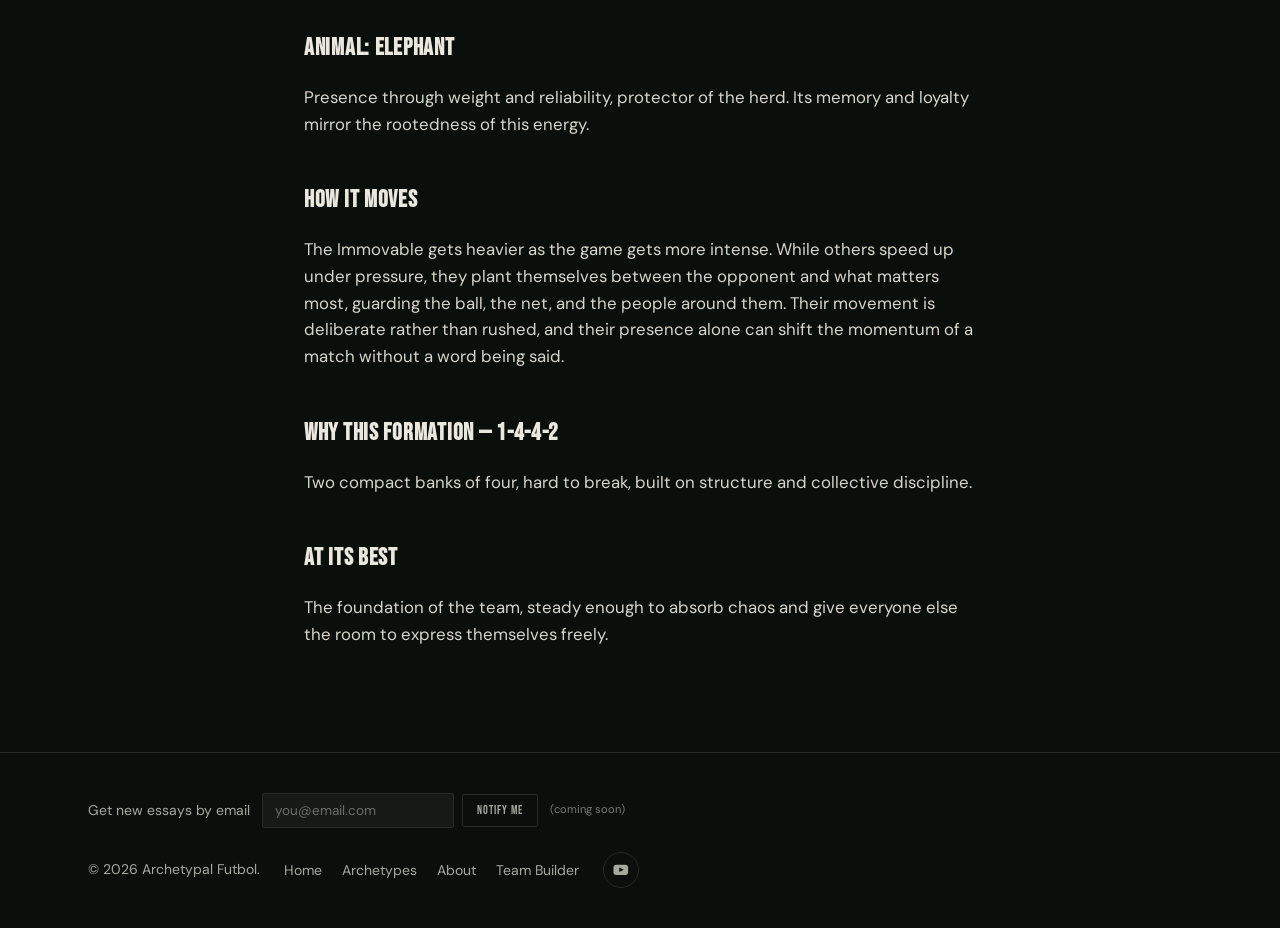
<file: articles/immovable.html>
<!DOCTYPE html>
<html lang="en">
<head>
  <meta charset="UTF-8" />
  <meta name="viewport" content="width=device-width, initial-scale=1.0" />
  <title>Immovable — Archetypal Futbol</title>
  <meta name="description" content="Gets heavier as the game gets harder, holding the space between the opponent and what matters." />
  <link rel="icon" href="data:image/svg+xml,%3Csvg xmlns=%27http://www.w3.org/2000/svg%27 viewBox=%270 0 24 24%27%3E%3Cpath fill=%27%23d4af37%27 d=%27M12 2 L14.9 9.1 L22.5 9.8 L16.8 14.9 L18.5 22.3 L12 18.3 L5.5 22.3 L7.2 14.9 L1.5 9.8 L9.1 9.1 Z%27/%3E%3C/svg%3E" />
  <link href="https://fonts.googleapis.com/css2?family=Bebas+Neue&family=Playfair+Display:ital,wght@0,700;1,700&family=DM+Sans:ital,wght@0,300;0,400;0,500;0,700;1,400&display=swap" rel="stylesheet" />
  <link rel="stylesheet" href="../css/style.css" />
</head>
<body>
  <header class="site-header">
    <div class="container">
      <a class="site-title" href="../index.html">Archetypal <span>Futbol</span></a>
      <button class="nav-toggle" aria-label="Toggle navigation" aria-expanded="false">&#9776;</button>
      <nav class="site-nav">
        <ul>
          <li><a href="../index.html">Home</a></li>
          <li><a href="../archetypes.html">Archetypes</a></li>
          <li><a href="../builder.html">Team Builder</a></li>
          <li><a href="../about.html">About</a></li>
        </ul>
      </nav>
    </div>
  </header>

  <main>
    <div class="article-header">
      <div class="container">
        <a class="back-link" href="../index.html">&larr; Keep Exploring</a>
        <span class="article-icon" style="color:#DC2626" aria-hidden="true">
          <img src="../icons/icon-immovable.png" alt="" />
        </span>
        <p class="hero-eyebrow">Archetype</p>
        <h1>Immovable</h1>
        <div class="accent-bar" style="background:#DC2626"></div>
      </div>
    </div>

    <div class="container">
      <article class="article-body fade-in-up">
        <div class="lockup-image">
          <img src="../icons/immovable.png" alt="The Immovable logo" />
        </div>

        <blockquote class="pull-quote">Strength is not always loud. Sometimes it is the mountain that says nothing and moves nothing — and that is exactly what the storm needed.</blockquote>

        <h2>Animal: Elephant</h2>
        <p>
          Presence through weight and reliability, protector of the herd. Its memory and loyalty mirror the rootedness of this energy.
        </p>

        <h2>How It Moves</h2>
        <p>
          The Immovable gets heavier as the game gets more intense. While others speed up
          under pressure, they plant themselves between the opponent and what matters most,
          guarding the ball, the net, and the people around them. Their movement is
          deliberate rather than rushed, and their presence alone can shift the momentum of
          a match without a word being said.
        </p>

        <h2>Why This Formation — 1-4-4-2</h2>
        <p>
          Two compact banks of four, hard to break, built on structure and collective discipline.
        </p>

        <h2>At Its Best</h2>
        <p>
          The foundation of the team, steady enough to absorb chaos and give everyone else the room to express themselves freely.
        </p>
      </article>
    </div>
  </main>

  <footer class="site-footer">
    <div class="container footer-grid">
      <div class="footer-signup">
        <p class="footer-signup-label">Get new essays by email</p>
        <form class="signup-form" onsubmit="return false">
          <input type="email" placeholder="you@email.com" disabled />
          <button type="submit" disabled>Notify Me</button>
        </form>
        <span class="signup-note">(coming soon)</span>
      </div>
      <div class="footer-meta">
        <p>&copy; 2026 Archetypal Futbol.</p>
        <ul class="footer-links">
          <li><a href="../index.html">Home</a></li>
          <li><a href="../archetypes.html">Archetypes</a></li>
          <li><a href="../about.html">About</a></li>
          <li><a href="../builder.html">Team Builder</a></li>
        </ul>
        <a class="footer-social" href="#" title="YouTube — coming soon" aria-label="YouTube (coming soon)">
          <svg viewBox="0 0 24 24"><rect x="2" y="5" width="20" height="14" rx="4" fill="currentColor"/><path d="M10 9l6 3-6 3V9z" fill="#0b0f0c"/></svg>
        </a>
      </div>
    </div>
  </footer>

  <script src="../js/main.js"></script>
  <script src="../js/discovery.js"></script>
  <script>AFDiscovery.initContentPage('immovable');</script>
</body>
</html>
</file>
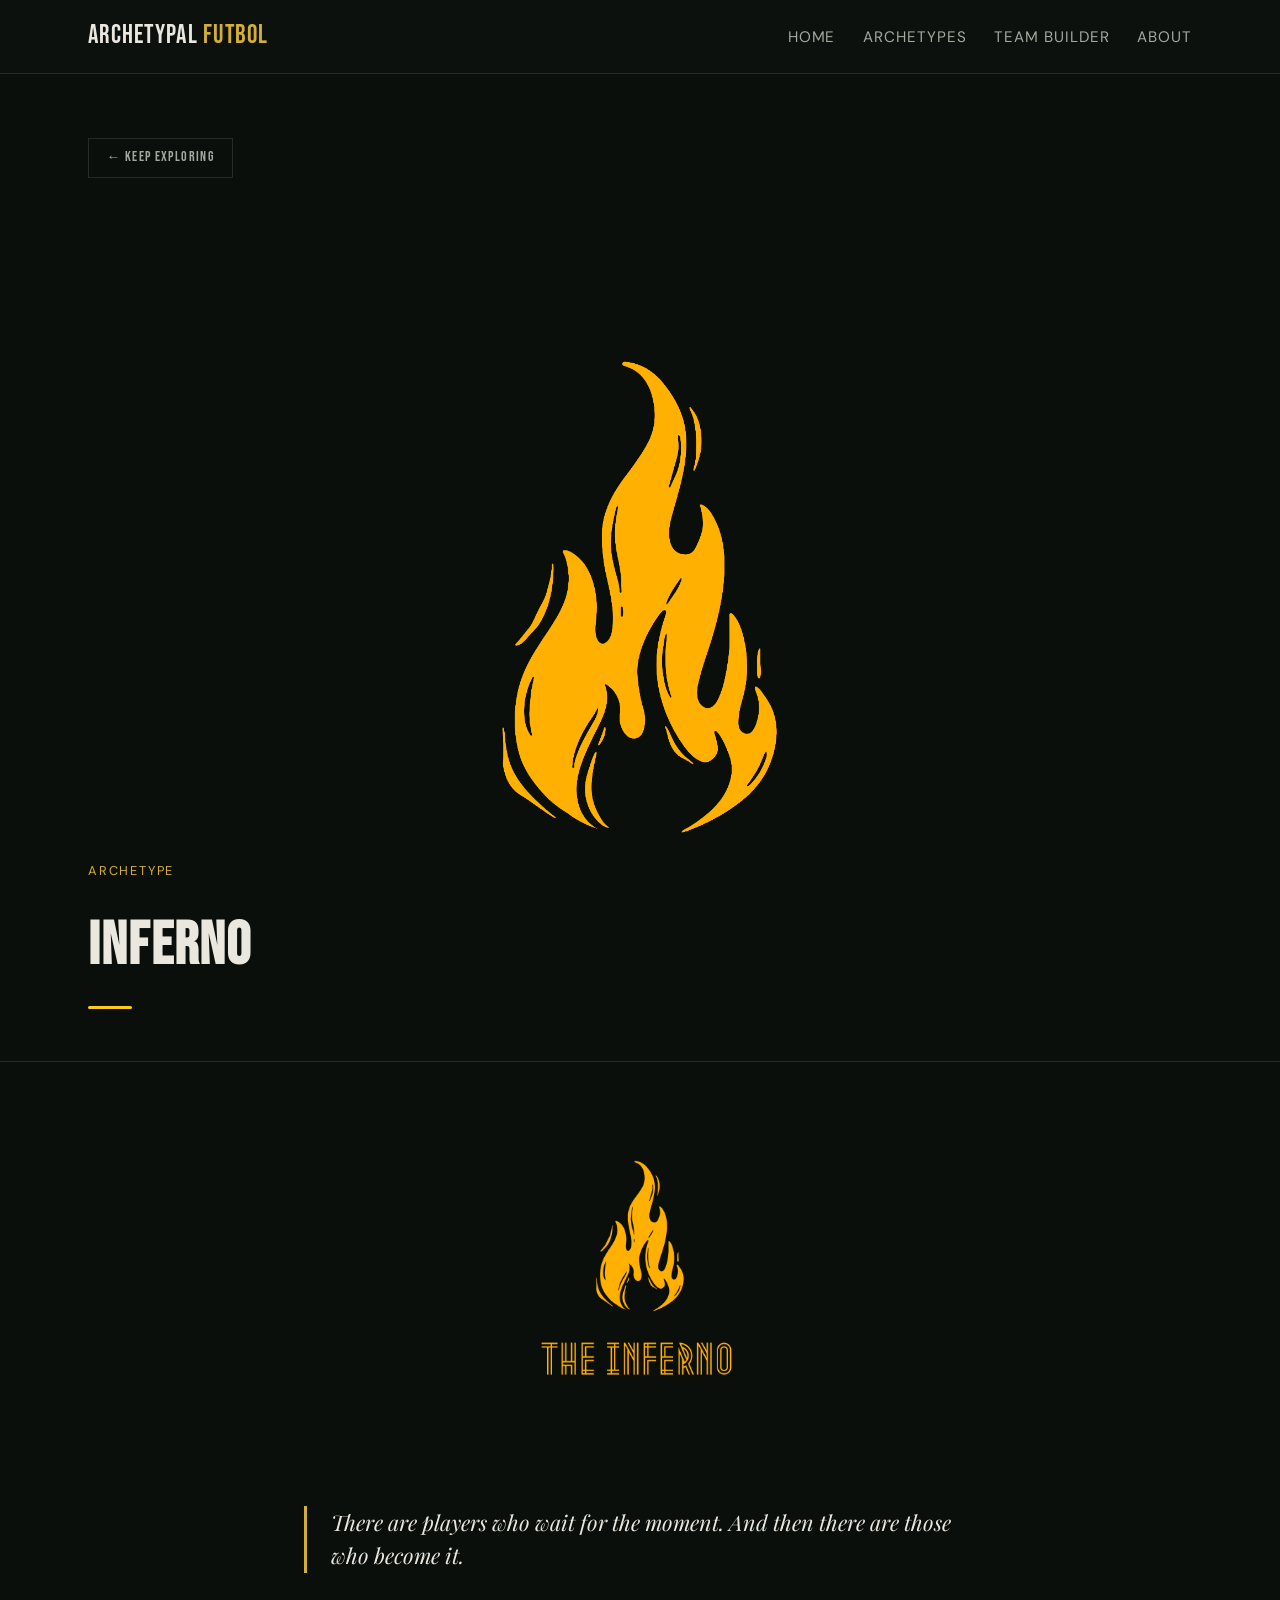
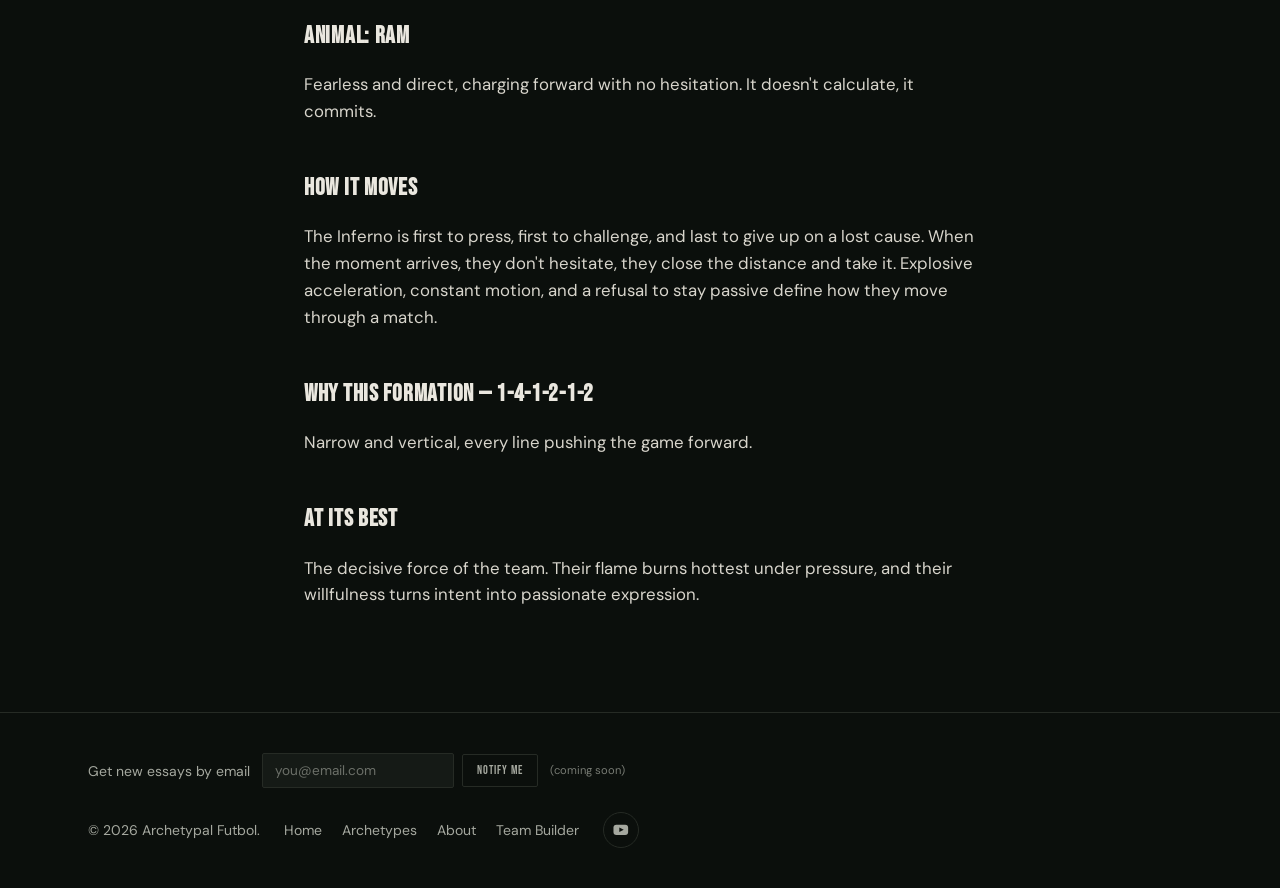
<file: articles/inferno.html>
<!DOCTYPE html>
<html lang="en">
<head>
  <meta charset="UTF-8" />
  <meta name="viewport" content="width=device-width, initial-scale=1.0" />
  <title>Inferno — Archetypal Futbol</title>
  <meta name="description" content="First to press, first to challenge, and last to give up on a lost cause." />
  <link rel="icon" href="data:image/svg+xml,%3Csvg xmlns=%27http://www.w3.org/2000/svg%27 viewBox=%270 0 24 24%27%3E%3Cpath fill=%27%23d4af37%27 d=%27M12 2 L14.9 9.1 L22.5 9.8 L16.8 14.9 L18.5 22.3 L12 18.3 L5.5 22.3 L7.2 14.9 L1.5 9.8 L9.1 9.1 Z%27/%3E%3C/svg%3E" />
  <link href="https://fonts.googleapis.com/css2?family=Bebas+Neue&family=Playfair+Display:ital,wght@0,700;1,700&family=DM+Sans:ital,wght@0,300;0,400;0,500;0,700;1,400&display=swap" rel="stylesheet" />
  <link rel="stylesheet" href="../css/style.css" />
</head>
<body>
  <header class="site-header">
    <div class="container">
      <a class="site-title" href="../index.html">Archetypal <span>Futbol</span></a>
      <button class="nav-toggle" aria-label="Toggle navigation" aria-expanded="false">&#9776;</button>
      <nav class="site-nav">
        <ul>
          <li><a href="../index.html">Home</a></li>
          <li><a href="../archetypes.html">Archetypes</a></li>
          <li><a href="../builder.html">Team Builder</a></li>
          <li><a href="../about.html">About</a></li>
        </ul>
      </nav>
    </div>
  </header>

  <main>
    <div class="article-header">
      <div class="container">
        <a class="back-link" href="../index.html">&larr; Keep Exploring</a>
        <span class="article-icon" style="color:#FACC15" aria-hidden="true">
          <img src="../icons/icon-inferno.png" alt="" />
        </span>
        <p class="hero-eyebrow">Archetype</p>
        <h1>Inferno</h1>
        <div class="accent-bar" style="background:#FACC15"></div>
      </div>
    </div>

    <div class="container">
      <article class="article-body fade-in-up">
        <div class="lockup-image">
          <img src="../icons/inferno.png" alt="The Inferno logo" />
        </div>

        <blockquote class="pull-quote">There are players who wait for the moment. And then there are those who become it.</blockquote>

        <h2>Animal: Ram</h2>
        <p>
          Fearless and direct, charging forward with no hesitation. It doesn't calculate, it commits.
        </p>

        <h2>How It Moves</h2>
        <p>
          The Inferno is first to press, first to challenge, and last to give up on a lost
          cause. When the moment arrives, they don't hesitate, they close the distance and
          take it. Explosive acceleration, constant motion, and a refusal to stay passive
          define how they move through a match.
        </p>

        <h2>Why This Formation — 1-4-1-2-1-2</h2>
        <p>
          Narrow and vertical, every line pushing the game forward.
        </p>

        <h2>At Its Best</h2>
        <p>
          The decisive force of the team. Their flame burns hottest under pressure, and their willfulness turns intent into passionate expression.
        </p>
      </article>
    </div>
  </main>

  <footer class="site-footer">
    <div class="container footer-grid">
      <div class="footer-signup">
        <p class="footer-signup-label">Get new essays by email</p>
        <form class="signup-form" onsubmit="return false">
          <input type="email" placeholder="you@email.com" disabled />
          <button type="submit" disabled>Notify Me</button>
        </form>
        <span class="signup-note">(coming soon)</span>
      </div>
      <div class="footer-meta">
        <p>&copy; 2026 Archetypal Futbol.</p>
        <ul class="footer-links">
          <li><a href="../index.html">Home</a></li>
          <li><a href="../archetypes.html">Archetypes</a></li>
          <li><a href="../about.html">About</a></li>
          <li><a href="../builder.html">Team Builder</a></li>
        </ul>
        <a class="footer-social" href="#" title="YouTube — coming soon" aria-label="YouTube (coming soon)">
          <svg viewBox="0 0 24 24"><rect x="2" y="5" width="20" height="14" rx="4" fill="currentColor"/><path d="M10 9l6 3-6 3V9z" fill="#0b0f0c"/></svg>
        </a>
      </div>
    </div>
  </footer>

  <script src="../js/main.js"></script>
  <script src="../js/discovery.js"></script>
  <script>AFDiscovery.initContentPage('inferno');</script>
</body>
</html>
</file>
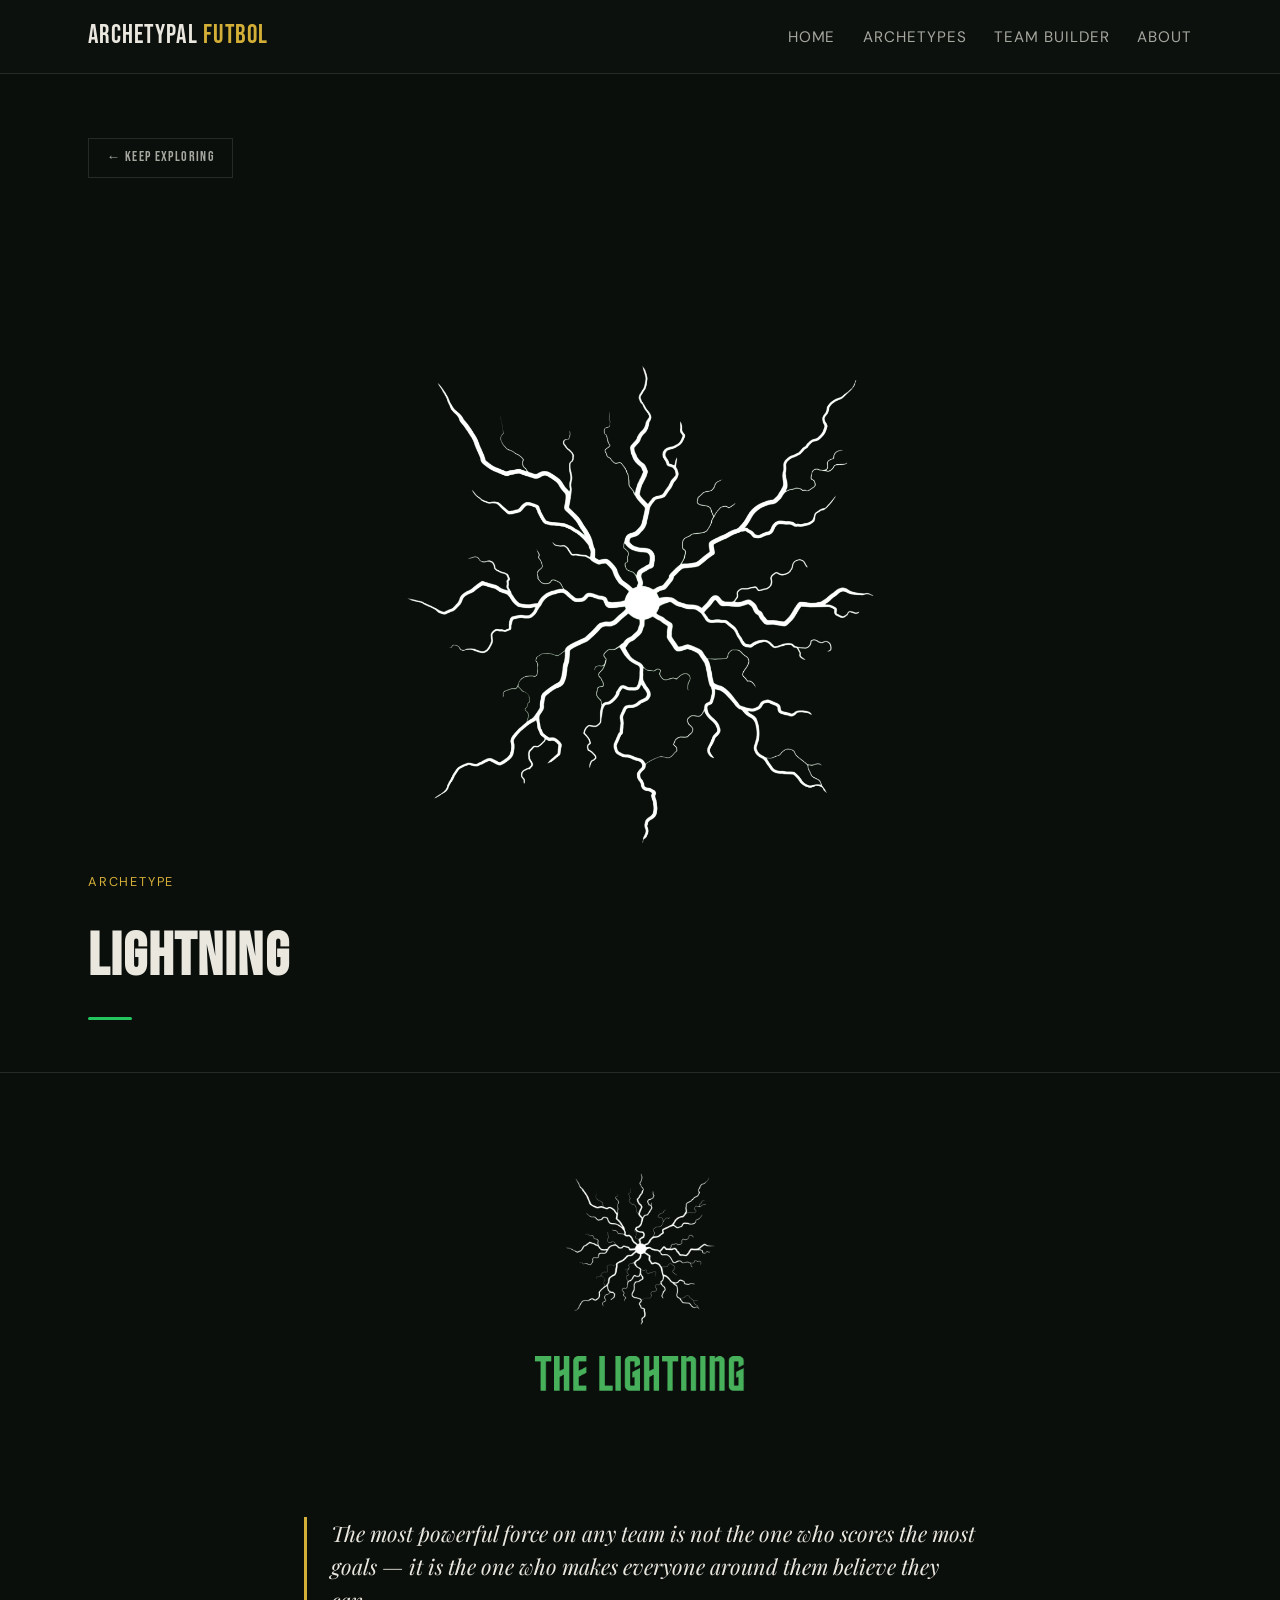
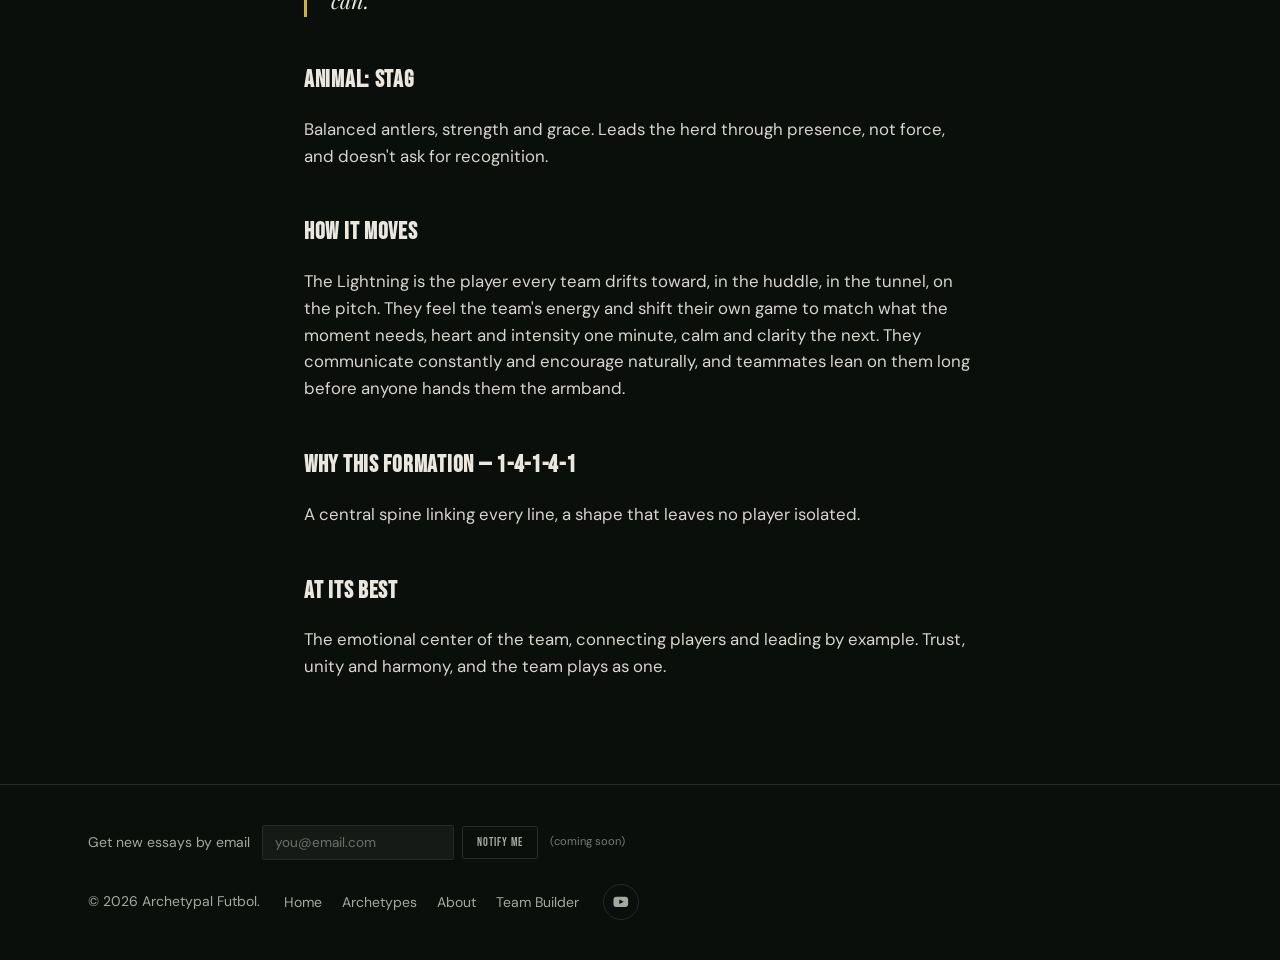
<file: articles/lightning.html>
<!DOCTYPE html>
<html lang="en">
<head>
  <meta charset="UTF-8" />
  <meta name="viewport" content="width=device-width, initial-scale=1.0" />
  <title>Lightning — Archetypal Futbol</title>
  <meta name="description" content="The player everyone gravitates toward, shifting the team's energy to match the moment." />
  <link rel="icon" href="data:image/svg+xml,%3Csvg xmlns=%27http://www.w3.org/2000/svg%27 viewBox=%270 0 24 24%27%3E%3Cpath fill=%27%23d4af37%27 d=%27M12 2 L14.9 9.1 L22.5 9.8 L16.8 14.9 L18.5 22.3 L12 18.3 L5.5 22.3 L7.2 14.9 L1.5 9.8 L9.1 9.1 Z%27/%3E%3C/svg%3E" />
  <link href="https://fonts.googleapis.com/css2?family=Bebas+Neue&family=Playfair+Display:ital,wght@0,700;1,700&family=DM+Sans:ital,wght@0,300;0,400;0,500;0,700;1,400&display=swap" rel="stylesheet" />
  <link rel="stylesheet" href="../css/style.css" />
</head>
<body>
  <header class="site-header">
    <div class="container">
      <a class="site-title" href="../index.html">Archetypal <span>Futbol</span></a>
      <button class="nav-toggle" aria-label="Toggle navigation" aria-expanded="false">&#9776;</button>
      <nav class="site-nav">
        <ul>
          <li><a href="../index.html">Home</a></li>
          <li><a href="../archetypes.html">Archetypes</a></li>
          <li><a href="../builder.html">Team Builder</a></li>
          <li><a href="../about.html">About</a></li>
        </ul>
      </nav>
    </div>
  </header>

  <main>
    <div class="article-header">
      <div class="container">
        <a class="back-link" href="../index.html">&larr; Keep Exploring</a>
        <span class="article-icon" style="color:#22C55E" aria-hidden="true">
          <img src="../icons/icon-lightning.png" alt="" />
        </span>
        <p class="hero-eyebrow">Archetype</p>
        <h1>Lightning</h1>
        <div class="accent-bar" style="background:#22C55E"></div>
      </div>
    </div>

    <div class="container">
      <article class="article-body fade-in-up">
        <div class="lockup-image">
          <img src="../icons/lightning.png" alt="The Lightning logo" />
        </div>

        <blockquote class="pull-quote">The most powerful force on any team is not the one who scores the most goals — it is the one who makes everyone around them believe they can.</blockquote>

        <h2>Animal: Stag</h2>
        <p>
          Balanced antlers, strength and grace. Leads the herd through presence, not force, and doesn't ask for recognition.
        </p>

        <h2>How It Moves</h2>
        <p>
          The Lightning is the player every team drifts toward, in the huddle, in the
          tunnel, on the pitch. They feel the team's energy and shift their own game to
          match what the moment needs, heart and intensity one minute, calm and clarity the
          next. They communicate constantly and encourage naturally, and teammates lean on
          them long before anyone hands them the armband.
        </p>

        <h2>Why This Formation — 1-4-1-4-1</h2>
        <p>
          A central spine linking every line, a shape that leaves no player isolated.
        </p>

        <h2>At Its Best</h2>
        <p>
          The emotional center of the team, connecting players and leading by example. Trust, unity and harmony, and the team plays as one.
        </p>
      </article>
    </div>
  </main>

  <footer class="site-footer">
    <div class="container footer-grid">
      <div class="footer-signup">
        <p class="footer-signup-label">Get new essays by email</p>
        <form class="signup-form" onsubmit="return false">
          <input type="email" placeholder="you@email.com" disabled />
          <button type="submit" disabled>Notify Me</button>
        </form>
        <span class="signup-note">(coming soon)</span>
      </div>
      <div class="footer-meta">
        <p>&copy; 2026 Archetypal Futbol.</p>
        <ul class="footer-links">
          <li><a href="../index.html">Home</a></li>
          <li><a href="../archetypes.html">Archetypes</a></li>
          <li><a href="../about.html">About</a></li>
          <li><a href="../builder.html">Team Builder</a></li>
        </ul>
        <a class="footer-social" href="#" title="YouTube — coming soon" aria-label="YouTube (coming soon)">
          <svg viewBox="0 0 24 24"><rect x="2" y="5" width="20" height="14" rx="4" fill="currentColor"/><path d="M10 9l6 3-6 3V9z" fill="#0b0f0c"/></svg>
        </a>
      </div>
    </div>
  </footer>

  <script src="../js/main.js"></script>
  <script src="../js/discovery.js"></script>
  <script>AFDiscovery.initContentPage('lightning');</script>
</body>
</html>
</file>
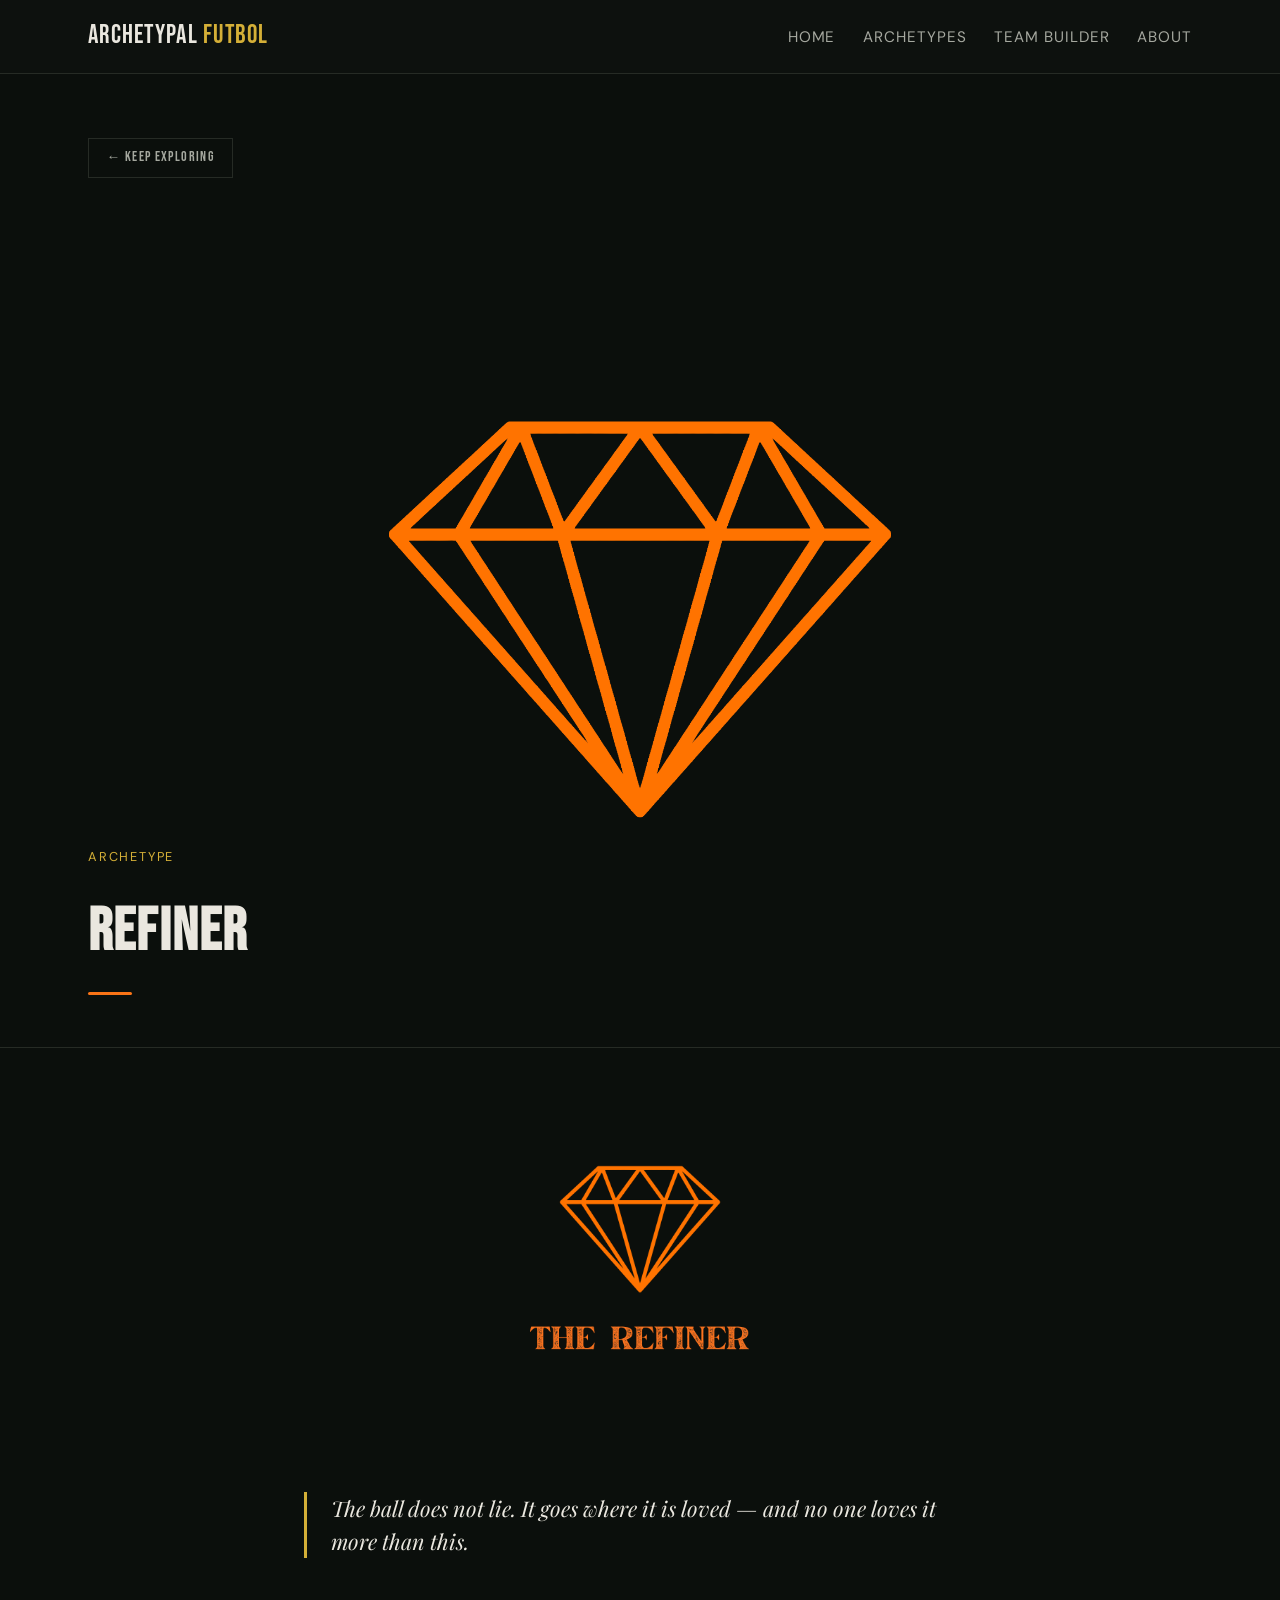
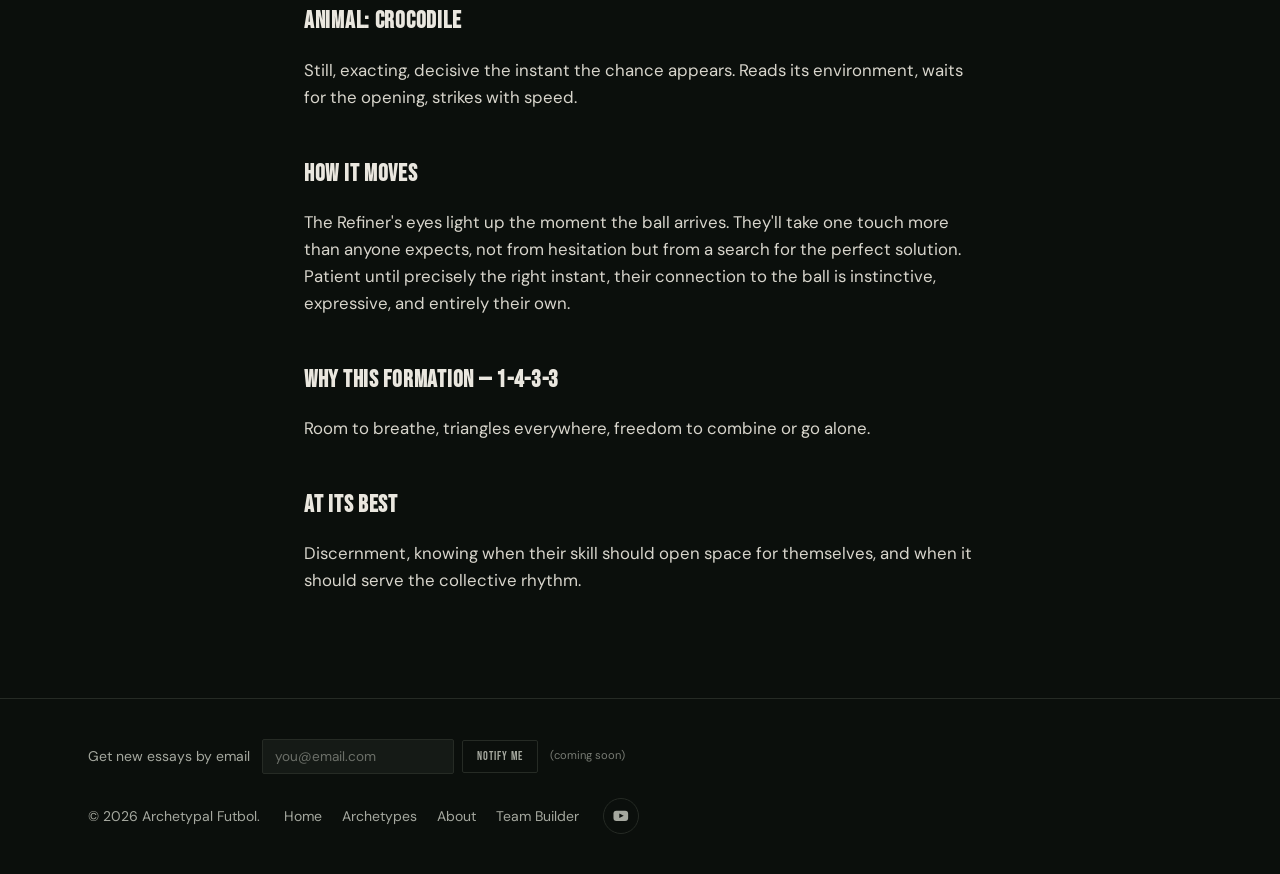
<file: articles/refiner.html>
<!DOCTYPE html>
<html lang="en">
<head>
  <meta charset="UTF-8" />
  <meta name="viewport" content="width=device-width, initial-scale=1.0" />
  <title>Refiner — Archetypal Futbol</title>
  <meta name="description" content="Patient with the ball until precisely the right moment arrives." />
  <link rel="icon" href="data:image/svg+xml,%3Csvg xmlns=%27http://www.w3.org/2000/svg%27 viewBox=%270 0 24 24%27%3E%3Cpath fill=%27%23d4af37%27 d=%27M12 2 L14.9 9.1 L22.5 9.8 L16.8 14.9 L18.5 22.3 L12 18.3 L5.5 22.3 L7.2 14.9 L1.5 9.8 L9.1 9.1 Z%27/%3E%3C/svg%3E" />
  <link href="https://fonts.googleapis.com/css2?family=Bebas+Neue&family=Playfair+Display:ital,wght@0,700;1,700&family=DM+Sans:ital,wght@0,300;0,400;0,500;0,700;1,400&display=swap" rel="stylesheet" />
  <link rel="stylesheet" href="../css/style.css" />
</head>
<body>
  <header class="site-header">
    <div class="container">
      <a class="site-title" href="../index.html">Archetypal <span>Futbol</span></a>
      <button class="nav-toggle" aria-label="Toggle navigation" aria-expanded="false">&#9776;</button>
      <nav class="site-nav">
        <ul>
          <li><a href="../index.html">Home</a></li>
          <li><a href="../archetypes.html">Archetypes</a></li>
          <li><a href="../builder.html">Team Builder</a></li>
          <li><a href="../about.html">About</a></li>
        </ul>
      </nav>
    </div>
  </header>

  <main>
    <div class="article-header">
      <div class="container">
        <a class="back-link" href="../index.html">&larr; Keep Exploring</a>
        <span class="article-icon" style="color:#F97316" aria-hidden="true">
          <img src="../icons/icon-refiner.png" alt="" />
        </span>
        <p class="hero-eyebrow">Archetype</p>
        <h1>Refiner</h1>
        <div class="accent-bar" style="background:#F97316"></div>
      </div>
    </div>

    <div class="container">
      <article class="article-body fade-in-up">
        <div class="lockup-image">
          <img src="../icons/refiner.png" alt="The Refiner logo" />
        </div>

        <blockquote class="pull-quote">The ball does not lie. It goes where it is loved — and no one loves it more than this.</blockquote>

        <h2>Animal: Crocodile</h2>
        <p>
          Still, exacting, decisive the instant the chance appears. Reads its environment, waits for the opening, strikes with speed.
        </p>

        <h2>How It Moves</h2>
        <p>
          The Refiner's eyes light up the moment the ball arrives. They'll take one touch
          more than anyone expects, not from hesitation but from a search for the perfect
          solution. Patient until precisely the right instant, their connection to the ball
          is instinctive, expressive, and entirely their own.
        </p>

        <h2>Why This Formation — 1-4-3-3</h2>
        <p>
          Room to breathe, triangles everywhere, freedom to combine or go alone.
        </p>

        <h2>At Its Best</h2>
        <p>
          Discernment, knowing when their skill should open space for themselves, and when it should serve the collective rhythm.
        </p>
      </article>
    </div>
  </main>

  <footer class="site-footer">
    <div class="container footer-grid">
      <div class="footer-signup">
        <p class="footer-signup-label">Get new essays by email</p>
        <form class="signup-form" onsubmit="return false">
          <input type="email" placeholder="you@email.com" disabled />
          <button type="submit" disabled>Notify Me</button>
        </form>
        <span class="signup-note">(coming soon)</span>
      </div>
      <div class="footer-meta">
        <p>&copy; 2026 Archetypal Futbol.</p>
        <ul class="footer-links">
          <li><a href="../index.html">Home</a></li>
          <li><a href="../archetypes.html">Archetypes</a></li>
          <li><a href="../about.html">About</a></li>
          <li><a href="../builder.html">Team Builder</a></li>
        </ul>
        <a class="footer-social" href="#" title="YouTube — coming soon" aria-label="YouTube (coming soon)">
          <svg viewBox="0 0 24 24"><rect x="2" y="5" width="20" height="14" rx="4" fill="currentColor"/><path d="M10 9l6 3-6 3V9z" fill="#0b0f0c"/></svg>
        </a>
      </div>
    </div>
  </footer>

  <script src="../js/main.js"></script>
  <script src="../js/discovery.js"></script>
  <script>AFDiscovery.initContentPage('refiner');</script>
</body>
</html>
</file>
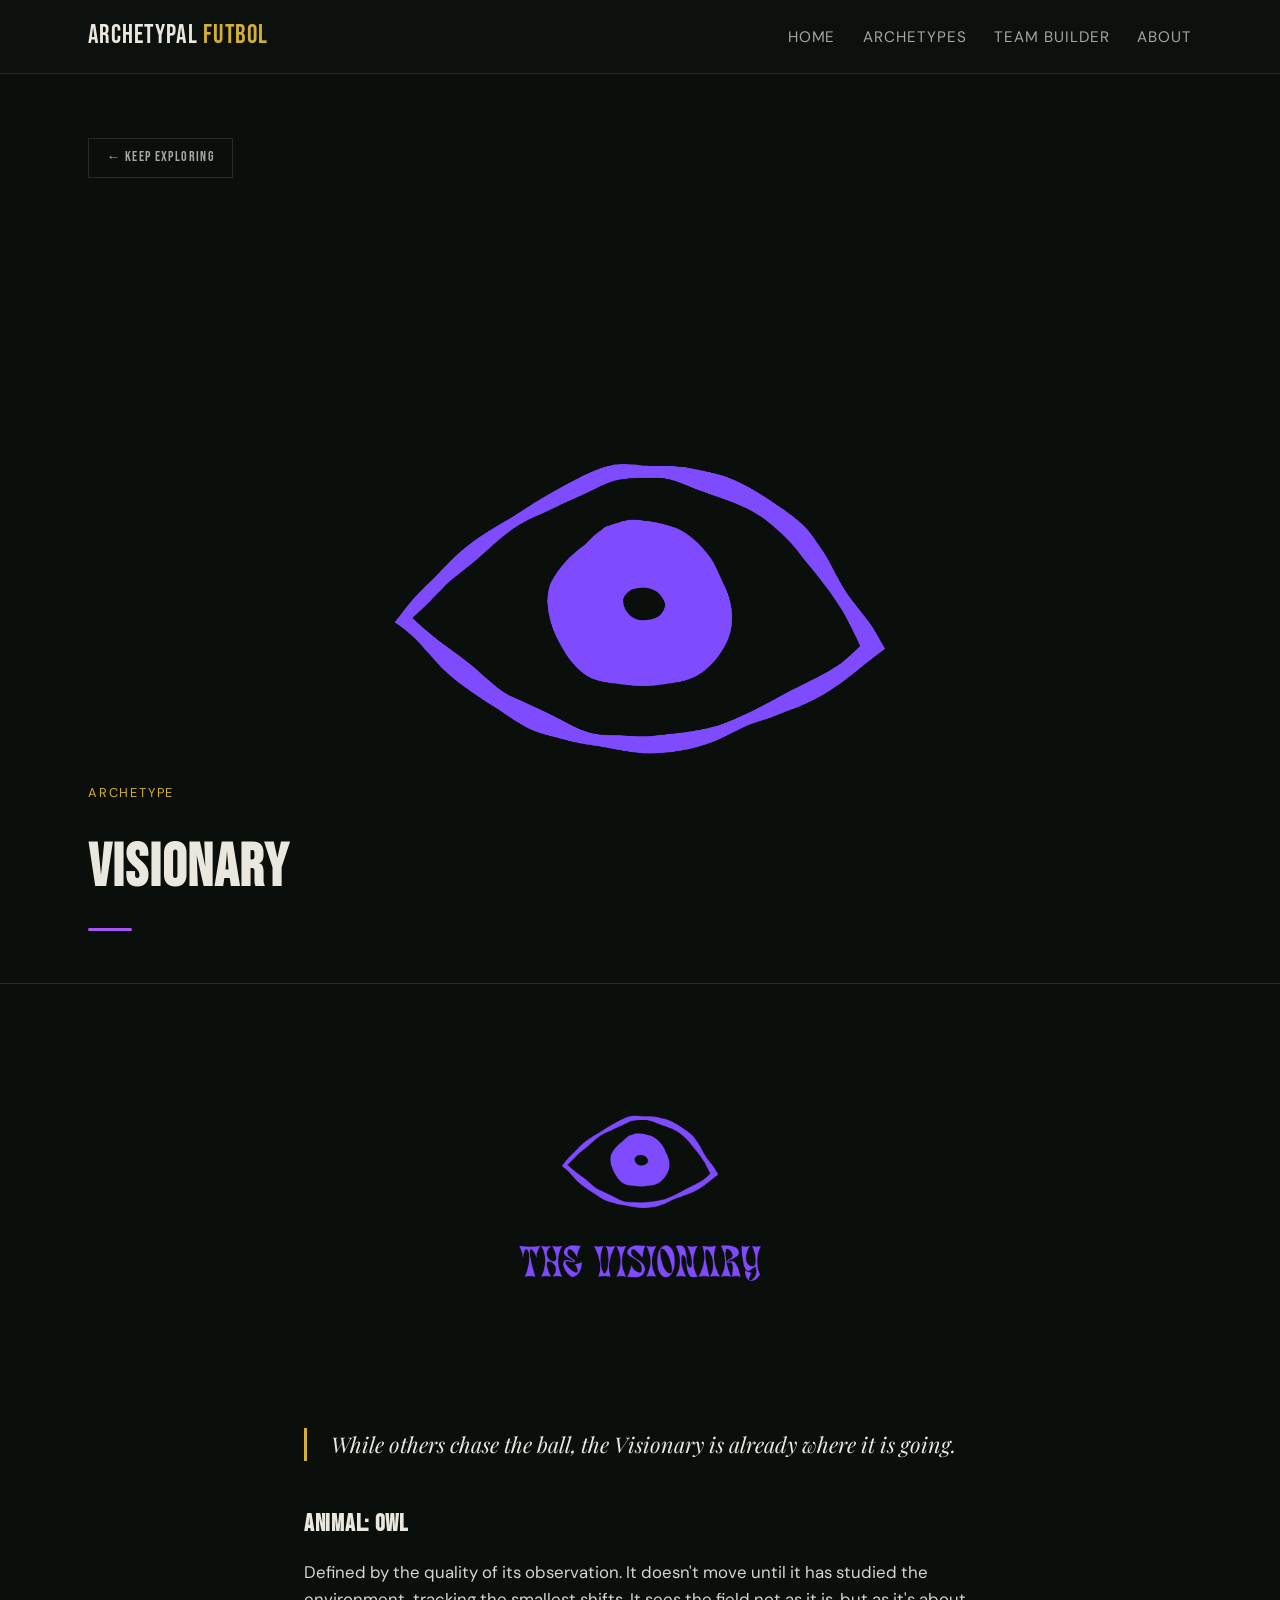
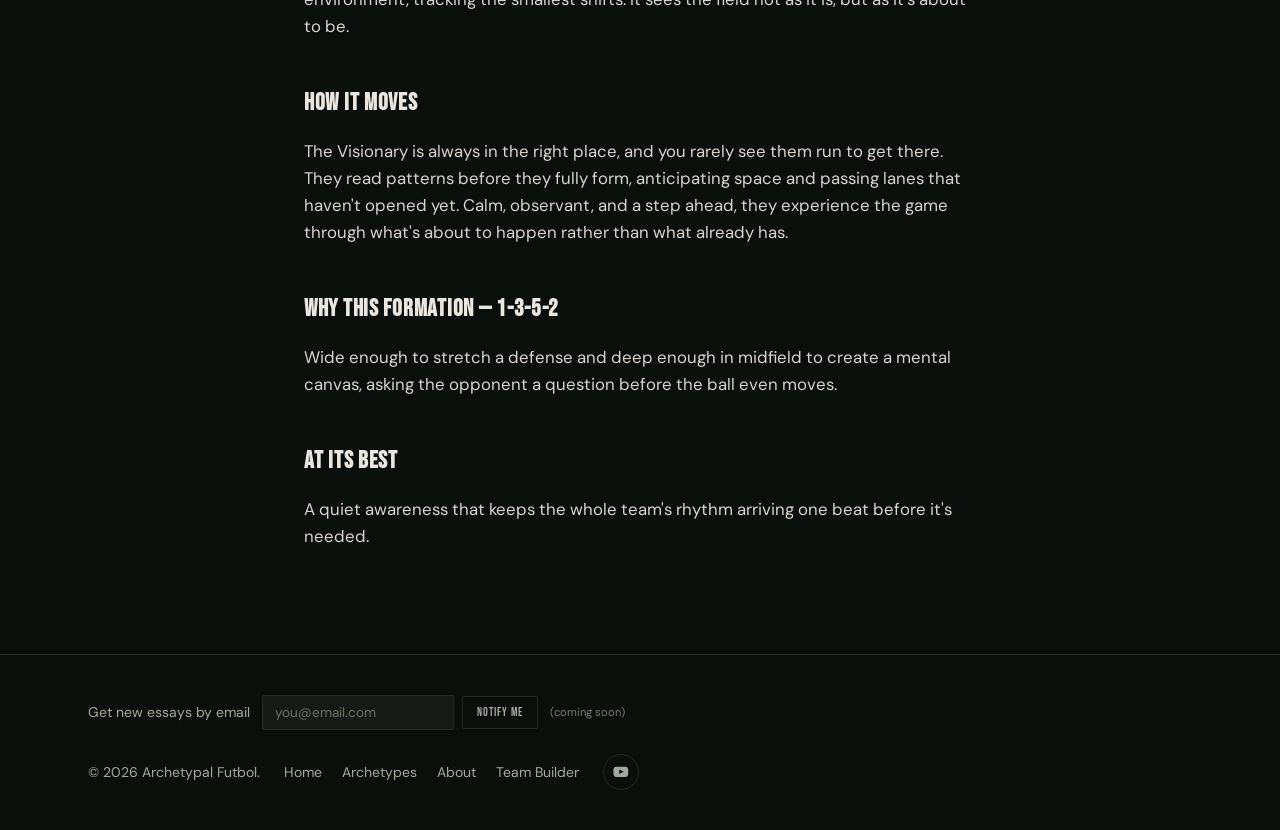
<file: articles/visionary.html>
<!DOCTYPE html>
<html lang="en">
<head>
  <meta charset="UTF-8" />
  <meta name="viewport" content="width=device-width, initial-scale=1.0" />
  <title>Visionary — Archetypal Futbol</title>
  <meta name="description" content="Always in the right place, a step ahead of what's about to happen." />
  <link rel="icon" href="data:image/svg+xml,%3Csvg xmlns=%27http://www.w3.org/2000/svg%27 viewBox=%270 0 24 24%27%3E%3Cpath fill=%27%23d4af37%27 d=%27M12 2 L14.9 9.1 L22.5 9.8 L16.8 14.9 L18.5 22.3 L12 18.3 L5.5 22.3 L7.2 14.9 L1.5 9.8 L9.1 9.1 Z%27/%3E%3C/svg%3E" />
  <link href="https://fonts.googleapis.com/css2?family=Bebas+Neue&family=Playfair+Display:ital,wght@0,700;1,700&family=DM+Sans:ital,wght@0,300;0,400;0,500;0,700;1,400&display=swap" rel="stylesheet" />
  <link rel="stylesheet" href="../css/style.css" />
</head>
<body>
  <header class="site-header">
    <div class="container">
      <a class="site-title" href="../index.html">Archetypal <span>Futbol</span></a>
      <button class="nav-toggle" aria-label="Toggle navigation" aria-expanded="false">&#9776;</button>
      <nav class="site-nav">
        <ul>
          <li><a href="../index.html">Home</a></li>
          <li><a href="../archetypes.html">Archetypes</a></li>
          <li><a href="../builder.html">Team Builder</a></li>
          <li><a href="../about.html">About</a></li>
        </ul>
      </nav>
    </div>
  </header>

  <main>
    <div class="article-header">
      <div class="container">
        <a class="back-link" href="../index.html">&larr; Keep Exploring</a>
        <span class="article-icon" style="color:#A855F7" aria-hidden="true">
          <img src="../icons/icon-visionary.png" alt="" />
        </span>
        <p class="hero-eyebrow">Archetype</p>
        <h1>Visionary</h1>
        <div class="accent-bar" style="background:#A855F7"></div>
      </div>
    </div>

    <div class="container">
      <article class="article-body fade-in-up">
        <div class="lockup-image">
          <img src="../icons/visionary.png" alt="The Visionary logo" />
        </div>

        <blockquote class="pull-quote">While others chase the ball, the Visionary is already where it is going.</blockquote>

        <h2>Animal: Owl</h2>
        <p>
          Defined by the quality of its observation. It doesn't move until it has studied the environment, tracking the smallest shifts. It sees the field not as it is, but as it's about to be.
        </p>

        <h2>How It Moves</h2>
        <p>
          The Visionary is always in the right place, and you rarely see them run to get
          there. They read patterns before they fully form, anticipating space and passing
          lanes that haven't opened yet. Calm, observant, and a step ahead, they experience
          the game through what's about to happen rather than what already has.
        </p>

        <h2>Why This Formation — 1-3-5-2</h2>
        <p>
          Wide enough to stretch a defense and deep enough in midfield to create a mental canvas, asking the opponent a question before the ball even moves.
        </p>

        <h2>At Its Best</h2>
        <p>
          A quiet awareness that keeps the whole team's rhythm arriving one beat before it's needed.
        </p>
      </article>
    </div>
  </main>

  <footer class="site-footer">
    <div class="container footer-grid">
      <div class="footer-signup">
        <p class="footer-signup-label">Get new essays by email</p>
        <form class="signup-form" onsubmit="return false">
          <input type="email" placeholder="you@email.com" disabled />
          <button type="submit" disabled>Notify Me</button>
        </form>
        <span class="signup-note">(coming soon)</span>
      </div>
      <div class="footer-meta">
        <p>&copy; 2026 Archetypal Futbol.</p>
        <ul class="footer-links">
          <li><a href="../index.html">Home</a></li>
          <li><a href="../archetypes.html">Archetypes</a></li>
          <li><a href="../about.html">About</a></li>
          <li><a href="../builder.html">Team Builder</a></li>
        </ul>
        <a class="footer-social" href="#" title="YouTube — coming soon" aria-label="YouTube (coming soon)">
          <svg viewBox="0 0 24 24"><rect x="2" y="5" width="20" height="14" rx="4" fill="currentColor"/><path d="M10 9l6 3-6 3V9z" fill="#0b0f0c"/></svg>
        </a>
      </div>
    </div>
  </footer>

  <script src="../js/main.js"></script>
  <script src="../js/discovery.js"></script>
  <script>AFDiscovery.initContentPage('visionary');</script>
</body>
</html>
</file>
<file: css/style.css>
/* ---------- Reset & base ---------- */
:root {
  --color-bg: #0b0f0c;
  --color-bg-elevated: #151a16;
  --color-text: #eae7df;
  --color-text-muted: #a5a89f;
  --color-accent: #d4af37;
  --color-accent-soft: #8a6f2f;
  --color-border: #262b25;
  --font-display: "Bebas Neue", "Iowan Old Style", sans-serif;
  --font-serif: "Playfair Display", "Iowan Old Style", Georgia, serif;
  --font-sans: "DM Sans", -apple-system, BlinkMacSystemFont, "Segoe UI", Roboto, Helvetica, Arial, sans-serif;
  --max-width: 72rem;
  --header-height: 4.5rem;
}

* {
  box-sizing: border-box;
}

html {
  scroll-behavior: smooth;
}

body {
  margin: 0;
  background: var(--color-bg);
  color: var(--color-text);
  font-family: var(--font-sans);
  line-height: 1.6;
  -webkit-font-smoothing: antialiased;
}

img {
  max-width: 100%;
  display: block;
}

a {
  color: var(--color-accent);
  text-decoration: none;
}

a:hover {
  text-decoration: underline;
}

.container {
  max-width: var(--max-width);
  margin: 0 auto;
  padding: 0 1.5rem;
}

/* ---------- Header ---------- */
.site-header {
  border-bottom: 1px solid var(--color-border);
  position: sticky;
  top: 0;
  background: rgba(15, 18, 16, 0.92);
  backdrop-filter: blur(8px);
  z-index: 10;
}

.site-header .container {
  display: flex;
  align-items: center;
  justify-content: space-between;
  padding-top: 1rem;
  padding-bottom: 1rem;
}

.site-title {
  font-family: var(--font-display);
  font-size: 1.6rem;
  letter-spacing: 0.05em;
  text-transform: uppercase;
  color: var(--color-text);
  transition: opacity 0.2s ease;
}

.site-title:hover {
  opacity: 0.8;
  text-decoration: none;
}

.site-title span {
  color: var(--color-accent);
}

.site-nav ul {
  list-style: none;
  display: flex;
  gap: 1.75rem;
  margin: 0;
  padding: 0;
}

.site-nav a {
  color: var(--color-text-muted);
  font-size: 0.95rem;
  text-transform: uppercase;
  letter-spacing: 0.06em;
}

.site-nav a:hover,
.site-nav a[aria-current="page"] {
  color: var(--color-accent);
  text-decoration: none;
}

.nav-toggle {
  display: none;
  background: none;
  border: 1px solid var(--color-border);
  color: var(--color-text);
  padding: 0.4rem 0.6rem;
  border-radius: 4px;
  font-size: 1rem;
  cursor: pointer;
  transition: border-color 0.2s ease, color 0.2s ease;
}

.nav-toggle:hover {
  border-color: var(--color-accent);
  color: var(--color-accent);
}

/* ---------- Hero ---------- */
.hero {
  padding: 5rem 0 4rem;
  border-bottom: 1px solid var(--color-border);
}

.hero-eyebrow {
  color: var(--color-accent);
  text-transform: uppercase;
  letter-spacing: 0.14em;
  font-size: 0.8rem;
  margin-bottom: 1rem;
}

.hero h1 {
  font-family: var(--font-display);
  text-transform: uppercase;
  font-size: clamp(2.75rem, 6vw, 4.5rem);
  letter-spacing: 0.02em;
  line-height: 0.98;
  margin: 0 0 1.25rem;
  max-width: 42rem;
}

.hero p {
  color: var(--color-text-muted);
  font-size: 1.125rem;
  max-width: 38rem;
  margin: 0 0 2rem;
}

.button {
  display: inline-block;
  padding: 0.75rem 1.5rem;
  border: 1px solid var(--color-accent);
  color: var(--color-accent);
  border-radius: 2px;
  font-size: 0.95rem;
  letter-spacing: 0.03em;
  transition: background 0.15s ease, color 0.15s ease;
}

.button:hover {
  background: var(--color-accent);
  color: var(--color-bg);
  text-decoration: none;
}

/* ---------- Section headings ---------- */
.section {
  padding: 4rem 0;
}

/* ---------- Archetype grid ---------- */
.archetype-grid {
  display: grid;
  grid-template-columns: repeat(auto-fill, minmax(15.5rem, 1fr));
  gap: 1.5rem;
}

.archetype-card {
  background: var(--color-bg-elevated);
  border: 1px solid var(--color-border);
  border-radius: 6px;
  padding: 2.25rem 1.75rem;
  transition: border-color 0.15s ease, transform 0.15s ease;
  position: relative;
  display: flex;
  flex-direction: column;
  align-items: center;
  justify-content: center;
  text-align: center;
  gap: 0.9rem;
}

.archetype-card:hover {
  border-color: var(--color-accent-soft);
  transform: translateY(-2px);
}

.archetype-icon {
  width: 8rem;
  height: 8rem;
}

.archetype-icon svg,
.archetype-icon img {
  width: 100%;
  height: 100%;
  object-fit: contain;
  display: block;
}

.archetype-card h3 {
  font-family: var(--font-display);
  text-transform: uppercase;
  letter-spacing: 0.02em;
  font-size: 1.6rem;
  margin: 0;
}

.archetype-card p {
  color: var(--color-text-muted);
  font-size: 0.95rem;
  margin: 0;
}

.archetype-card a.read-more {
  font-size: 0.85rem;
  text-transform: uppercase;
  letter-spacing: 0.05em;
}

.archetype-card a.read-more::after {
  content: "";
  position: absolute;
  inset: 0;
}

/* ---------- Article page ---------- */
.article-header {
  padding: 4rem 0 2rem;
  border-bottom: 1px solid var(--color-border);
}

.article-header .hero-eyebrow {
  margin-bottom: 1rem;
}

.article-icon {
  width: 3.25rem;
  height: 3.25rem;
  margin-bottom: 1.25rem;
}

.article-icon svg,
.article-icon img {
  width: 100%;
  height: 100%;
  object-fit: contain;
  display: block;
}

.article-header h1 {
  font-family: var(--font-display);
  text-transform: uppercase;
  letter-spacing: 0.02em;
  font-size: clamp(2.5rem, 5vw, 3.75rem);
  margin: 0 0 0.75rem;
}

.accent-bar {
  width: 2.75rem;
  height: 3px;
  border-radius: 2px;
  margin: 0 0 1.25rem;
}

.article-body {
  padding: 3rem 0;
  max-width: 42rem;
  margin: 0 auto;
  font-size: 1.05rem;
}

.article-body h2 {
  font-family: var(--font-display);
  text-transform: uppercase;
  letter-spacing: 0.03em;
  font-size: 1.5rem;
  margin: 2.75rem 0 1rem;
}

.article-body p {
  color: #d8d5cc;
  margin: 0 0 1.5rem;
}

.article-body blockquote {
  margin: 2rem 0;
  padding-left: 1.25rem;
  border-left: 3px solid var(--color-accent);
  color: var(--color-text-muted);
  font-style: italic;
}

.lockup-image {
  max-width: 22rem;
  width: 100%;
  margin: 0 auto 2.75rem;
}

.lockup-image img {
  width: 100%;
  height: auto;
  display: block;
}

.article-body blockquote.pull-quote {
  font-family: var(--font-serif);
  font-size: 1.35rem;
  line-height: 1.55;
  color: var(--color-text);
  margin: 0 0 2.75rem;
  padding-left: 1.5rem;
}

/* ---------- About page ---------- */
.prose {
  max-width: 42rem;
  padding: 3rem 0;
}

.prose h1 {
  font-family: var(--font-display);
  text-transform: uppercase;
  letter-spacing: 0.02em;
  font-size: clamp(2.5rem, 5vw, 3.75rem);
  margin-bottom: 1.5rem;
}

.prose p {
  color: #d8d5cc;
  margin-bottom: 1.25rem;
}

/* ---------- Footer ---------- */
.site-footer {
  border-top: 1px solid var(--color-border);
  padding: 2.5rem 0;
  margin-top: 2rem;
  position: relative;
  z-index: 30;
}

.footer-grid {
  display: flex;
  align-items: center;
  justify-content: space-between;
  flex-wrap: wrap;
  gap: 1.5rem;
}

.footer-signup {
  display: flex;
  align-items: center;
  gap: 0.75rem;
  flex-wrap: wrap;
}

.footer-signup-label {
  font-size: 0.8rem;
  color: var(--color-text-muted);
  white-space: nowrap;
  margin: 0;
}

.signup-form {
  display: flex;
  align-items: center;
  gap: 0.5rem;
  flex-wrap: wrap;
}

.signup-form input {
  background: var(--color-bg-elevated);
  border: 1px solid var(--color-border);
  color: var(--color-text-muted);
  padding: 0.5rem 0.75rem;
  font-size: 0.85rem;
  font-family: var(--font-sans);
  border-radius: 2px;
  width: 12rem;
  max-width: 100%;
}

.signup-form input::placeholder {
  color: var(--color-text-muted);
  opacity: 0.6;
}

.signup-form button {
  background: transparent;
  border: 1px solid var(--color-border);
  color: var(--color-text-muted);
  padding: 0.5rem 0.9rem;
  font-family: var(--font-display);
  font-size: 0.75rem;
  text-transform: uppercase;
  letter-spacing: 0.08em;
  border-radius: 2px;
  cursor: not-allowed;
}

.signup-note {
  font-size: 0.7rem;
  color: var(--color-text-muted);
  opacity: 0.7;
}

.footer-meta {
  display: flex;
  align-items: center;
  gap: 1.5rem;
  flex-wrap: wrap;
}

.site-footer p {
  color: var(--color-text-muted);
  font-size: 0.875rem;
  margin: 0;
}

.footer-links {
  list-style: none;
  display: flex;
  flex-wrap: wrap;
  gap: 0.75rem 1.25rem;
  margin: 0;
  padding: 0;
}

.footer-links a {
  color: var(--color-text-muted);
  font-size: 0.875rem;
}

.footer-links a:hover {
  color: var(--color-accent);
}

.footer-social {
  display: inline-flex;
  align-items: center;
  justify-content: center;
  width: 2.25rem;
  height: 2.25rem;
  border: 1px solid var(--color-border);
  border-radius: 50%;
  color: var(--color-text-muted);
  flex-shrink: 0;
  transition: border-color 0.2s ease, color 0.2s ease;
}

.footer-social:hover {
  border-color: var(--color-accent);
  color: var(--color-accent);
  text-decoration: none;
}

.footer-social svg {
  width: 1.1rem;
  height: 1.1rem;
  display: block;
}

/* ---------- Explore / discover scene ---------- */
.explore-scene {
  min-height: calc(100vh - var(--header-height));
  position: relative;
  cursor: crosshair;
  overflow: hidden;
}

.back-link {
  display: inline-flex;
  align-items: center;
  gap: 0.5rem;
  padding: 0.5rem 1.1rem;
  border: 1px solid var(--color-border);
  color: var(--color-text-muted);
  font-family: var(--font-display);
  letter-spacing: 0.1em;
  text-transform: uppercase;
  font-size: 0.85rem;
  margin-bottom: 1.5rem;
  transition: border-color 0.2s ease, color 0.2s ease;
}

.back-link:hover {
  border-color: var(--color-accent);
  color: var(--color-accent);
  text-decoration: none;
}

.discovery-hud {
  position: absolute;
  top: 1.25rem;
  right: 1.25rem;
  z-index: 20;
  background: rgba(11, 15, 12, 0.85);
  backdrop-filter: blur(10px);
  border: 1px solid var(--color-border);
  padding: 0.6rem 1.1rem;
  font-family: var(--font-display);
  letter-spacing: 0.12em;
  font-size: 0.85rem;
  color: var(--color-text-muted);
  display: flex;
  align-items: center;
  gap: 0.5rem;
}

.discovery-hud span {
  color: var(--color-accent);
}

.hint-bar {
  position: absolute;
  bottom: 1.5rem;
  left: 50%;
  transform: translateX(-50%);
  z-index: 20;
  background: rgba(11, 15, 12, 0.9);
  border: 1px solid var(--color-border);
  padding: 0.7rem 1.5rem;
  font-size: 0.8rem;
  letter-spacing: 0.05em;
  color: var(--color-text-muted);
  text-align: center;
  border-radius: 100px;
  white-space: nowrap;
  transition: all 0.4s ease;
}

.hint-bar.found {
  border-color: rgba(212, 175, 55, 0.5);
  color: var(--color-accent);
}

.explore-scene::before {
  content: "";
  position: absolute;
  inset: 0;
  background:
    radial-gradient(ellipse at 20% 80%, rgba(220, 38, 38, 0.05) 0%, transparent 50%),
    radial-gradient(ellipse at 80% 20%, rgba(56, 189, 248, 0.05) 0%, transparent 50%),
    radial-gradient(ellipse at 50% 50%, rgba(212, 175, 55, 0.04) 0%, transparent 60%);
}

.scene-ground {
  position: absolute;
  bottom: 0;
  left: 0;
  right: 0;
  height: 32%;
  background: linear-gradient(180deg, transparent 0%, var(--color-bg-elevated) 65%);
}

.scene-stars {
  position: absolute;
  inset: 0;
  background-image:
    radial-gradient(1px 1px at 15% 12%, rgba(255, 255, 255, 0.4), transparent),
    radial-gradient(1px 1px at 35% 8%, rgba(255, 255, 255, 0.3), transparent),
    radial-gradient(1px 1px at 55% 22%, rgba(255, 255, 255, 0.2), transparent),
    radial-gradient(1px 1px at 75% 5%, rgba(255, 255, 255, 0.35), transparent),
    radial-gradient(1px 1px at 90% 18%, rgba(255, 255, 255, 0.25), transparent),
    radial-gradient(1.5px 1.5px at 25% 30%, rgba(255, 255, 255, 0.5), transparent),
    radial-gradient(1.5px 1.5px at 65% 15%, rgba(255, 255, 255, 0.4), transparent);
  animation: twinkle 6s ease-in-out infinite alternate;
}

@keyframes twinkle {
  0% { opacity: 0.6; }
  100% { opacity: 1; }
}

.explore-title {
  position: absolute;
  top: 42%;
  left: 50%;
  transform: translate(-50%, -50%);
  text-align: center;
  pointer-events: none;
  z-index: 5;
}

.explore-title h1 {
  font-family: var(--font-display);
  font-size: clamp(2.5rem, 7vw, 5.5rem);
  letter-spacing: 0.08em;
  line-height: 0.95;
  opacity: 0.14;
  text-transform: uppercase;
}

.explore-subtitle {
  font-size: 0.75rem;
  text-transform: uppercase;
  letter-spacing: 0.3em;
  color: var(--color-text-muted);
  margin-top: 1rem;
  opacity: 0.6;
}

.hidden-object {
  position: absolute;
  width: 170px;
  cursor: pointer;
  transition: transform 0.4s ease, filter 0.4s ease;
  z-index: 10;
  display: block;
}

.hidden-object svg,
.hidden-object img {
  width: 100%;
  height: auto;
  display: block;
}

.hidden-object:hover {
  transform: scale(1.15);
  filter: brightness(1.4);
}

.hidden-object.discovered {
  filter: drop-shadow(0 0 8px rgba(212, 175, 55, 0.45));
}

.hidden-object .obj-label {
  position: absolute;
  bottom: -1.6rem;
  left: 50%;
  transform: translateX(-50%);
  font-family: var(--font-display);
  font-size: 0.65rem;
  letter-spacing: 0.14em;
  white-space: nowrap;
  opacity: 0;
  transition: opacity 0.3s ease;
  text-transform: uppercase;
}

.hidden-object:hover .obj-label {
  opacity: 1;
}

/* per-object idle animations, applied to the icon itself */
@keyframes animFlicker {
  0%, 100% { transform: scaleY(1) scaleX(1); }
  25% { transform: scaleY(1.06) scaleX(0.97); }
  50% { transform: scaleY(0.95) scaleX(1.03); }
  75% { transform: scaleY(1.04) scaleX(0.98); }
}
.anim-flicker svg, .anim-flicker img { animation: animFlicker 1.6s ease-in-out infinite; transform-origin: center bottom; }

@keyframes animSettle {
  0%, 100% { transform: translateY(0); }
  50% { transform: translateY(-3px); }
}
.anim-settle svg, .anim-settle img { animation: animSettle 9s ease-in-out infinite; }

@keyframes animShimmer {
  0%, 100% { filter: brightness(1) drop-shadow(0 0 4px currentColor); }
  50% { filter: brightness(1.35) drop-shadow(0 0 10px currentColor); }
}
.anim-shimmer svg, .anim-shimmer img { animation: animShimmer 3s ease-in-out infinite; }

@keyframes animPulse {
  0%, 100% { transform: scale(1); }
  50% { transform: scale(1.08); }
}
.anim-pulse svg, .anim-pulse img { animation: animPulse 2.4s ease-in-out infinite; }

@keyframes animBlink {
  0%, 88%, 100% { transform: scaleY(1); }
  94% { transform: scaleY(0.12); }
}
.anim-blink svg, .anim-blink img { animation: animBlink 5s ease-in-out infinite; transform-origin: center; }

@keyframes animSway {
  0%, 100% { transform: rotate(-6deg); }
  50% { transform: rotate(6deg); }
}
.anim-sway svg, .anim-sway img { animation: animSway 4s ease-in-out infinite; transform-origin: center; }

@keyframes animPulseGrand {
  0%, 100% { transform: scale(1); filter: brightness(1) drop-shadow(0 0 6px currentColor); }
  50% { transform: scale(1.14); filter: brightness(1.5) drop-shadow(0 0 16px currentColor); }
}
.anim-pulse-grand svg, .anim-pulse-grand img { animation: animPulseGrand 4.5s ease-in-out infinite; }

#obj-lightning { top: 7%; left: 5%; }
#obj-director { top: 7%; left: 42%; }
#obj-refiner { top: 7%; left: 79%; }
#obj-visionary { top: 35%; left: 3%; }
#obj-avatar { top: 35%; left: 81%; }
#obj-flow { top: 77%; left: 4%; }
#obj-immovable { top: 77%; left: 41%; }
#obj-inferno { top: 77%; left: 79%; }

/* ---------- Content page enter animation ---------- */
.fade-in-up {
  animation: pageEnterFade 0.7s ease forwards;
  opacity: 0;
}

@keyframes pageEnterFade {
  from { opacity: 0; transform: translateY(24px); }
  to { opacity: 1; transform: translateY(0); }
}

/* ---------- Team builder ---------- */
.builder-intro {
  padding: 3.5rem 0 1rem;
}

.builder-intro .hero-eyebrow {
  margin-bottom: 1rem;
}

.builder-intro h1 {
  font-family: var(--font-display);
  text-transform: uppercase;
  font-size: clamp(2.25rem, 5vw, 3.25rem);
  letter-spacing: 0.02em;
  margin: 0 0 1rem;
}

.builder-intro p {
  color: var(--color-text-muted);
  max-width: 38rem;
  margin: 0;
}

.builder-section {
  padding: 2rem 0 4rem;
}

.pitch-panel {
  max-width: 30rem;
  margin: 0 auto;
}

.formation-picker {
  display: flex;
  flex-wrap: wrap;
  gap: 0.5rem;
  margin-bottom: 1.5rem;
}

.formation-btn {
  padding: 0.45rem 0.9rem;
  border: 1px solid var(--color-border);
  background: transparent;
  color: var(--color-text-muted);
  font-family: var(--font-display);
  letter-spacing: 0.04em;
  font-size: 0.85rem;
  cursor: pointer;
  border-radius: 2px;
  transition: border-color 0.2s ease, color 0.2s ease;
}

.formation-btn:hover {
  border-color: var(--color-accent-soft);
  color: var(--color-text);
}

.formation-btn.active {
  border-color: var(--color-accent);
  color: var(--color-accent);
}

.pitch-container {
  position: relative;
  width: 100%;
  max-width: 26rem;
  aspect-ratio: 2 / 3;
  margin: 0 auto;
  background: var(--color-bg-elevated);
  border: 1px solid var(--color-border);
  border-radius: 8px;
  overflow: hidden;
  touch-action: none;
}

.pitch-svg {
  position: absolute;
  inset: 0;
  width: 100%;
  height: 100%;
  display: block;
}

.slots-layer {
  position: absolute;
  inset: 0;
}

.slot {
  position: absolute;
  width: 2.5rem;
  height: 2.5rem;
  margin-left: -1.25rem;
  margin-top: -1.25rem;
  border-radius: 50%;
  border: 1.5px dashed var(--color-border);
  background: rgba(11, 15, 12, 0.4);
  display: flex;
  align-items: center;
  justify-content: center;
  transition: box-shadow 0.25s ease, border-color 0.25s ease;
  cursor: pointer;
}

.slot-number {
  position: absolute;
  top: -0.65rem;
  right: -0.35rem;
  font-family: var(--font-display);
  font-size: 0.6rem;
  letter-spacing: 0.02em;
  color: var(--color-text-muted);
  background: var(--color-bg);
  padding: 0 0.25rem;
  border-radius: 2px;
  line-height: 1.3;
}

.slot img {
  width: 72%;
  height: 72%;
  object-fit: contain;
  pointer-events: none;
}

.slot:hover {
  border-color: var(--color-accent-soft);
}

.slot.filled {
  border-style: solid;
  background: var(--color-bg-elevated);
}

@keyframes slotGlowIn {
  0% { transform: scale(0.9); }
  55% { transform: scale(1.06); }
  100% { transform: scale(1); }
}

.slot.aligned,
.slot.off-position {
  animation: slotGlowIn 0.4s ease;
}

.slot.aligned {
  border-color: var(--slot-color, var(--color-accent));
  box-shadow:
    0 0 0 2px var(--slot-color, var(--color-accent)),
    0 0 16px 3px var(--slot-color, var(--color-accent));
}

.slot.off-position {
  border-color: color-mix(in srgb, var(--slot-color, var(--color-accent)) 55%, var(--color-border));
  box-shadow:
    0 0 0 1px color-mix(in srgb, var(--slot-color, var(--color-accent)) 45%, transparent),
    0 0 9px 2px color-mix(in srgb, var(--slot-color, var(--color-accent)) 25%, transparent);
}

.slot-fill-label {
  position: absolute;
  top: 50%;
  transform: translateY(-50%);
  font-family: var(--font-display);
  text-transform: uppercase;
  letter-spacing: 0.03em;
  font-size: 0.6rem;
  color: var(--color-text-muted);
  background: var(--color-bg);
  padding: 0.1rem 0.3rem;
  border-radius: 2px;
  white-space: nowrap;
  pointer-events: none;
}

.slot-fill-label.label-right {
  left: calc(100% + 0.35rem);
}

.slot-fill-label.label-left {
  right: calc(100% + 0.35rem);
  text-align: right;
}

/* ---------- Slot picker ---------- */
.slot-picker {
  position: fixed;
  z-index: 1000;
  background: var(--color-bg-elevated);
  border: 1px solid var(--color-border);
  border-radius: 8px;
  box-shadow: 0 10px 30px rgba(0, 0, 0, 0.45);
  overflow: hidden;
  animation: pickerPopIn 0.18s ease both;
}

@keyframes pickerPopIn {
  from { opacity: 0; transform: translateY(-6px); }
  to { opacity: 1; transform: translateY(0); }
}

.slot-picker-header {
  display: flex;
  align-items: center;
  justify-content: space-between;
  padding: 0.6rem 0.85rem;
  border-bottom: 1px solid var(--color-border);
  font-family: var(--font-display);
  text-transform: uppercase;
  letter-spacing: 0.04em;
  font-size: 0.8rem;
  color: var(--color-text-muted);
}

.slot-picker-close {
  background: none;
  border: none;
  color: var(--color-text-muted);
  font-size: 1.2rem;
  line-height: 1;
  cursor: pointer;
  padding: 0.15rem 0.35rem;
  transition: color 0.2s ease;
}

.slot-picker-close:hover {
  color: var(--color-accent);
}

.slot-picker-list {
  max-height: min(60vh, 380px);
  overflow-y: auto;
  padding: 0.4rem;
}

.slot-picker-row {
  display: flex;
  align-items: center;
  gap: 0.65rem;
  width: 100%;
  padding: 0.4rem 0.5rem;
  background: none;
  border: none;
  border-radius: 6px;
  cursor: pointer;
  text-align: left;
  font-family: var(--font-sans);
  animation: pickerRowIn 0.22s ease both;
}

@keyframes pickerRowIn {
  from { opacity: 0; transform: translateY(-6px); }
  to { opacity: 1; transform: translateY(0); }
}

.slot-picker-row:hover {
  background: rgba(234, 231, 223, 0.06);
}

.slot-picker-row-icon {
  width: 2.5rem;
  height: 2.5rem;
  border-radius: 50%;
  border: 1.5px solid var(--color-border);
  display: flex;
  align-items: center;
  justify-content: center;
  flex-shrink: 0;
  background: var(--color-bg);
}

.slot-picker-row-icon img {
  width: 72%;
  height: 72%;
  object-fit: contain;
}

.slot-picker-row-icon-remove {
  color: var(--color-text-muted);
  font-size: 1.2rem;
  line-height: 1;
  border-style: dashed;
}

.slot-picker-row-name {
  font-family: var(--font-display);
  text-transform: uppercase;
  letter-spacing: 0.03em;
  font-size: 0.9rem;
  color: var(--color-text);
}

.slot-picker-divider {
  border-top: 1px solid var(--color-border);
  margin: 0.4rem 0.2rem;
}

.builder-summary {
  margin-top: 1.5rem;
  text-align: center;
}

.builder-summary-count {
  font-family: var(--font-display);
  text-transform: uppercase;
  letter-spacing: 0.04em;
  font-size: 1.15rem;
  color: var(--color-accent);
  margin: 0 0 0.35rem;
}

.builder-summary-status {
  font-size: 0.85rem;
  color: var(--color-text-muted);
  margin: 0;
}

.builder-actions {
  margin-top: 1.5rem;
  display: flex;
  justify-content: center;
}

.builder-legend {
  margin-top: 1rem;
  text-align: center;
  font-size: 0.8rem;
  color: var(--color-text-muted);
}

/* ---------- Responsive ---------- */
@media (max-width: 42rem) {
  .archetype-grid {
    grid-template-columns: 1fr;
  }

  .site-nav {
    position: absolute;
    top: 100%;
    left: 0;
    right: 0;
    background: var(--color-bg);
    border-bottom: 1px solid var(--color-border);
    display: none;
  }

  .site-nav.open {
    display: block;
  }

  .site-nav ul {
    flex-direction: column;
    gap: 0;
    padding: 0.5rem 1.5rem 1.5rem;
  }

  .site-nav li {
    padding: 0.6rem 0;
    border-bottom: 1px solid var(--color-border);
  }

  .nav-toggle {
    display: inline-block;
  }

  .hero {
    padding: 3rem 0 2.5rem;
  }

  .section {
    padding: 2.5rem 0;
  }

  .hidden-object {
    width: 100px;
  }

  .explore-title h1 {
    opacity: 0.1;
  }

  .hint-bar {
    font-size: 0.7rem;
    padding: 0.6rem 1.1rem;
    max-width: 88vw;
    white-space: normal;
    text-align: center;
  }

  .footer-grid {
    flex-direction: column;
    align-items: flex-start;
  }

  .footer-meta {
    width: 100%;
    justify-content: space-between;
  }

  #obj-lightning { top: 4%; left: 6%; }
  #obj-director { top: 4%; left: 55%; }
  #obj-refiner { top: 27%; left: 6%; }
  #obj-visionary { top: 27%; left: 55%; }
  #obj-avatar { top: 50%; left: 6%; }
  #obj-flow { top: 50%; left: 55%; }
  #obj-immovable { top: 73%; left: 6%; }
  #obj-inferno { top: 73%; left: 55%; }

  .pitch-panel {
    width: 100%;
  }

  .slot {
    width: 2rem;
    height: 2rem;
    margin-left: -1rem;
    margin-top: -1rem;
  }

  .slot-number {
    font-size: 0.55rem;
    top: -0.55rem;
    right: -0.25rem;
  }

  .slot-fill-label {
    font-size: 0.5rem;
    padding: 0.05rem 0.25rem;
  }

  .formation-btn {
    padding: 0.4rem 0.7rem;
    font-size: 0.75rem;
  }

  .slot-picker-row-icon {
    width: 2rem;
    height: 2rem;
  }

  .reveal-card {
    width: min(16rem, 80vw);
  }

  .reveal-icon {
    width: 3.75rem;
    height: 3.75rem;
  }

  .reveal-name {
    font-size: 1.6rem;
  }

  .reveal-stat-value {
    font-size: 0.95rem;
  }
}

/* ---------- Archetype card reveal (explore scene) ---------- */
.reveal-overlay {
  position: fixed;
  inset: 0;
  z-index: 2000;
  display: flex;
  align-items: center;
  justify-content: center;
  padding: 1.5rem;
  opacity: 0;
  pointer-events: none;
  transition: opacity 0.25s ease;
}

.reveal-overlay[hidden] {
  display: none;
}

.reveal-overlay.show {
  opacity: 1;
  pointer-events: auto;
}

.reveal-backdrop {
  position: absolute;
  inset: 0;
  background: rgba(5, 7, 6, 0.82);
}

.reveal-card {
  position: relative;
  width: min(19rem, 82vw);
  aspect-ratio: 5 / 7;
  perspective: 1400px;
  transform: translateY(36px) scale(0.88);
  opacity: 0;
  transition: transform 0.4s cubic-bezier(0.22, 1, 0.36, 1), opacity 0.35s ease;
}

.reveal-overlay.show .reveal-card {
  transform: translateY(0) scale(1);
  opacity: 1;
}

.reveal-overlay.no-motion .reveal-backdrop,
.reveal-overlay.no-motion .reveal-card,
.reveal-overlay.no-motion .reveal-card-inner,
.reveal-overlay.no-motion .reveal-stat {
  transition: none !important;
}

.reveal-card-inner {
  position: relative;
  width: 100%;
  height: 100%;
  transform-style: preserve-3d;
  transition: transform 0.6s cubic-bezier(0.45, 0.05, 0.15, 1);
}

.reveal-card-inner.flipped {
  transform: rotateY(180deg);
}

.reveal-card-face {
  position: absolute;
  inset: 0;
  backface-visibility: hidden;
  border-radius: 12px;
  border: 1.5px solid var(--reveal-color, var(--color-accent));
  background: var(--color-bg-elevated);
  display: flex;
  flex-direction: column;
  align-items: center;
  justify-content: center;
  padding: 1.75rem 1.25rem;
  text-align: center;
  box-shadow: 0 20px 60px rgba(0, 0, 0, 0.5);
  gap: 0.85rem;
}

.reveal-mark {
  width: 3.25rem;
  height: 3.25rem;
  color: var(--color-accent);
}

.reveal-mark svg {
  width: 100%;
  height: 100%;
}

.reveal-brand {
  font-family: var(--font-display);
  text-transform: uppercase;
  letter-spacing: 0.14em;
  font-size: 0.75rem;
  color: var(--color-text-muted);
}

.reveal-card-back {
  transform: rotateY(180deg);
}

.reveal-icon {
  width: 4.5rem;
  height: 4.5rem;
}

.reveal-icon img {
  width: 100%;
  height: 100%;
  object-fit: contain;
}

.reveal-name {
  font-family: var(--font-display);
  text-transform: uppercase;
  letter-spacing: 0.03em;
  font-size: 1.9rem;
  color: var(--reveal-color, var(--color-text));
  margin: 0;
}

.reveal-stats {
  display: flex;
  flex-direction: column;
  gap: 0.55rem;
  width: 100%;
}

.reveal-stat {
  display: flex;
  align-items: baseline;
  justify-content: center;
  gap: 0.5rem;
  opacity: 0;
  transform: translateY(8px);
  transition: opacity 0.35s ease, transform 0.35s ease;
}

.reveal-stat.stat-in {
  opacity: 1;
  transform: translateY(0);
}

.reveal-stat-label {
  font-family: var(--font-display);
  text-transform: uppercase;
  letter-spacing: 0.12em;
  font-size: 0.65rem;
  color: var(--color-text-muted);
}

.reveal-stat-value {
  font-family: var(--font-display);
  text-transform: uppercase;
  letter-spacing: 0.02em;
  font-size: 1.1rem;
  color: var(--reveal-color, var(--color-accent));
}

/* ---------- Landscape phones (short viewport height) ---------- */
@media (orientation: landscape) and (max-height: 500px) {
  .hidden-object {
    width: 80px;
  }

  .explore-title h1 {
    font-size: clamp(1.75rem, 6vw, 3rem);
    opacity: 0.1;
  }

  .explore-subtitle {
    margin-top: 0.5rem;
    font-size: 0.65rem;
  }

  #obj-lightning { top: 22%; left: 4%; }
  #obj-director { top: 22%; left: 29%; }
  #obj-refiner { top: 22%; left: 54%; }
  #obj-visionary { top: 22%; left: 79%; }
  #obj-flow { top: 58%; left: 4%; }
  #obj-immovable { top: 58%; left: 29%; }
  #obj-inferno { top: 58%; left: 54%; }
  #obj-avatar { top: 58%; left: 79%; }
}
</file>
